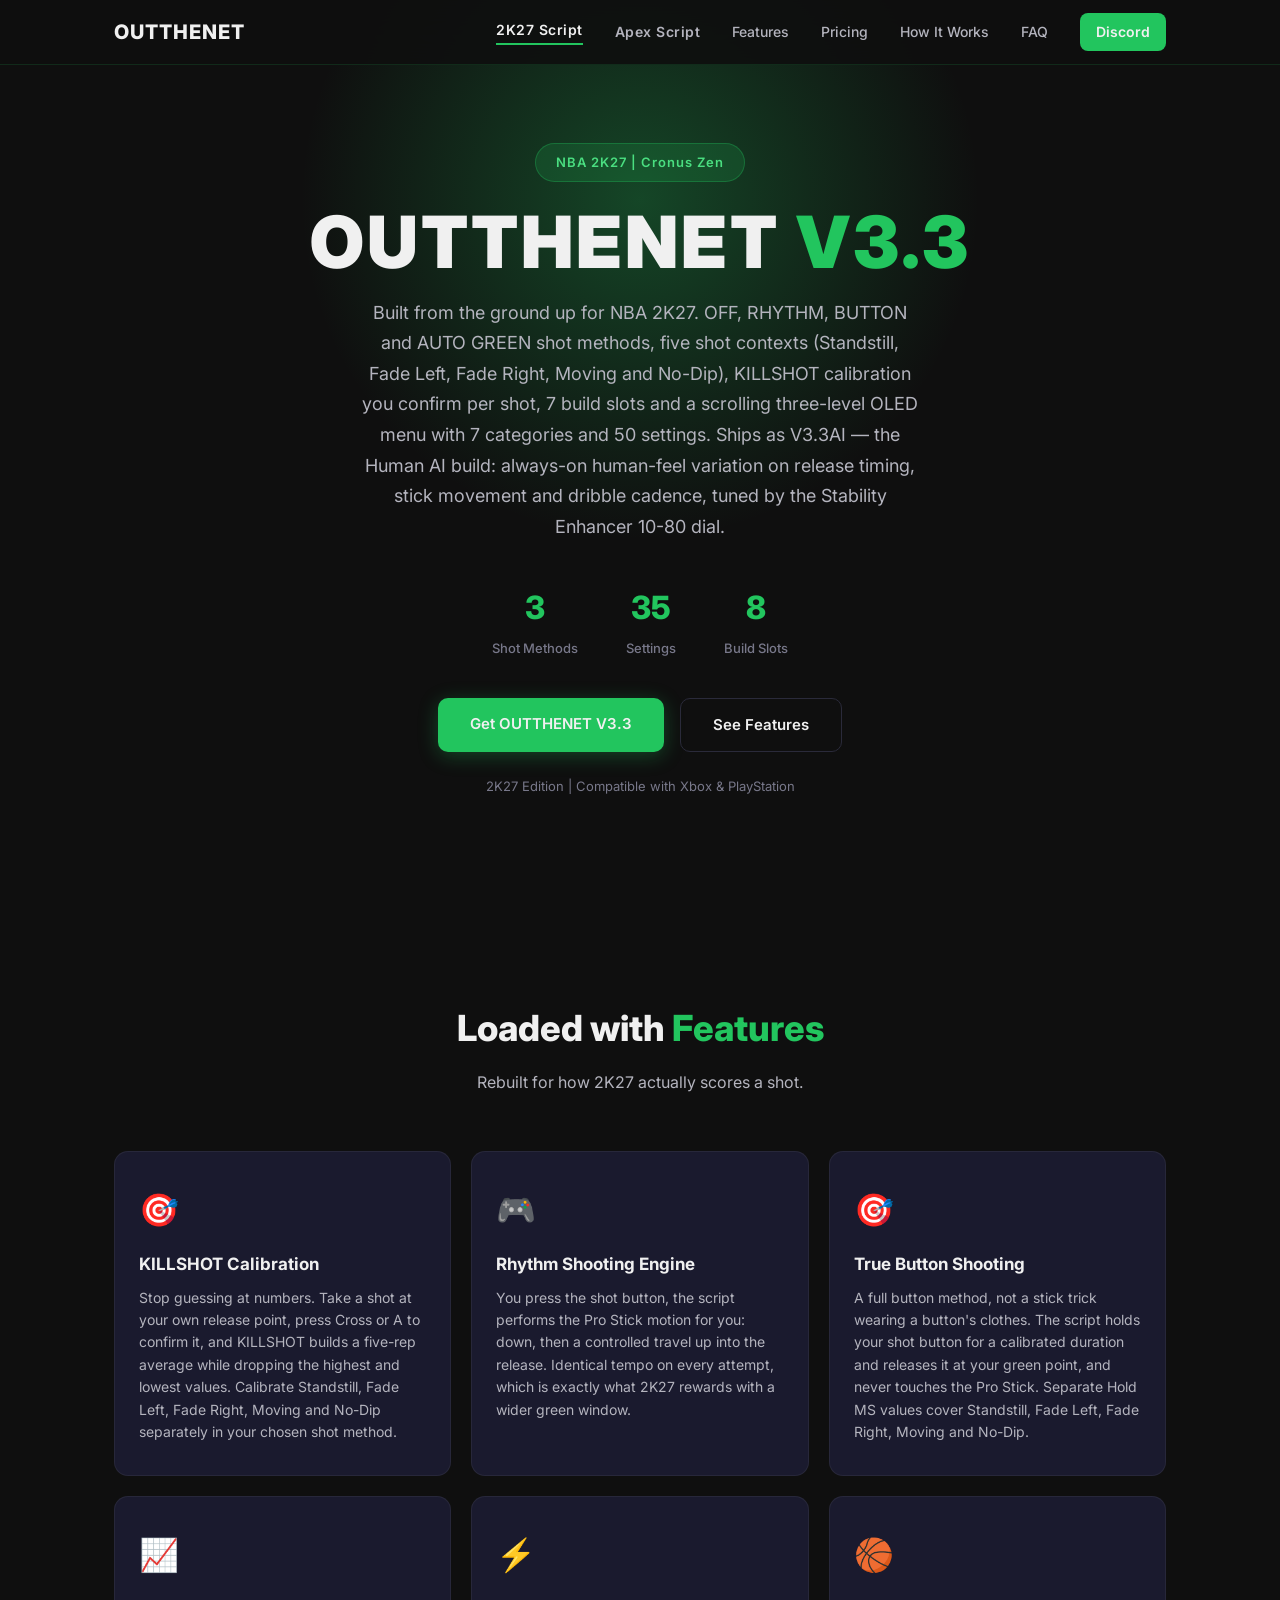
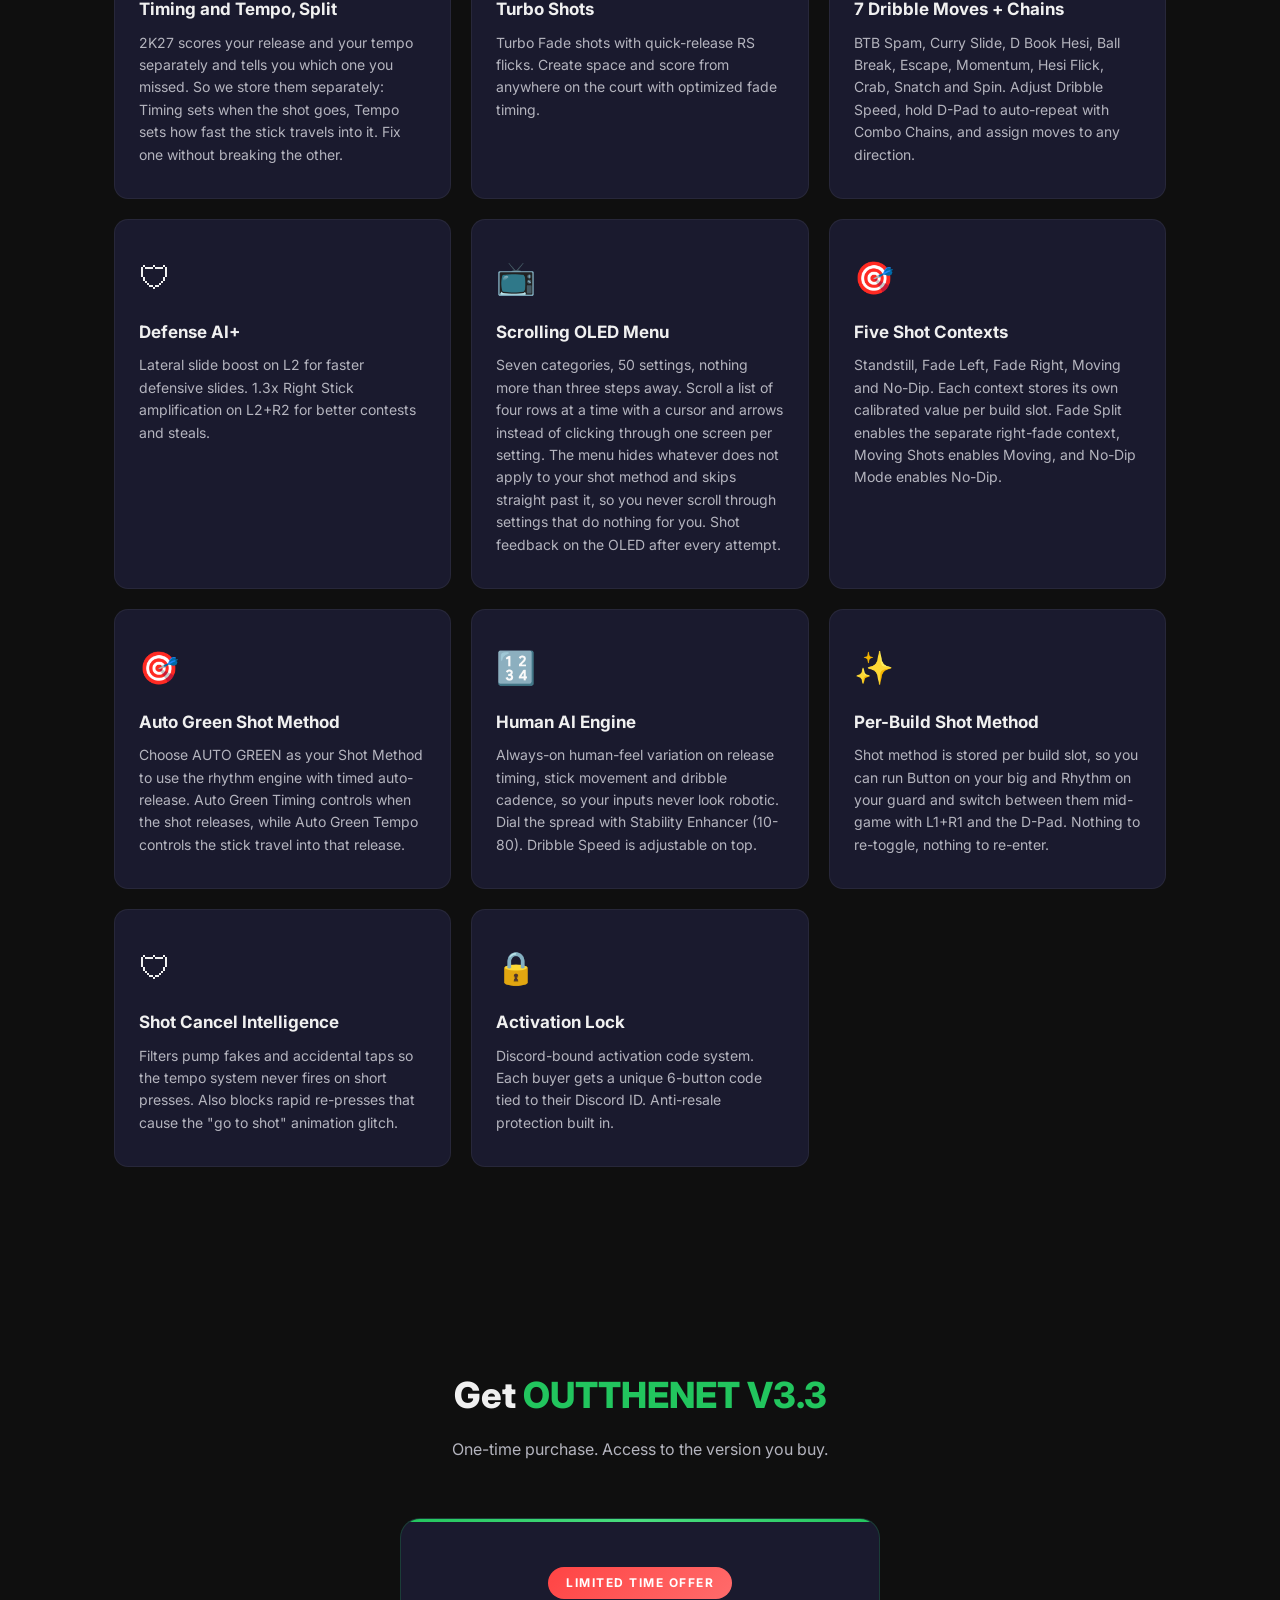
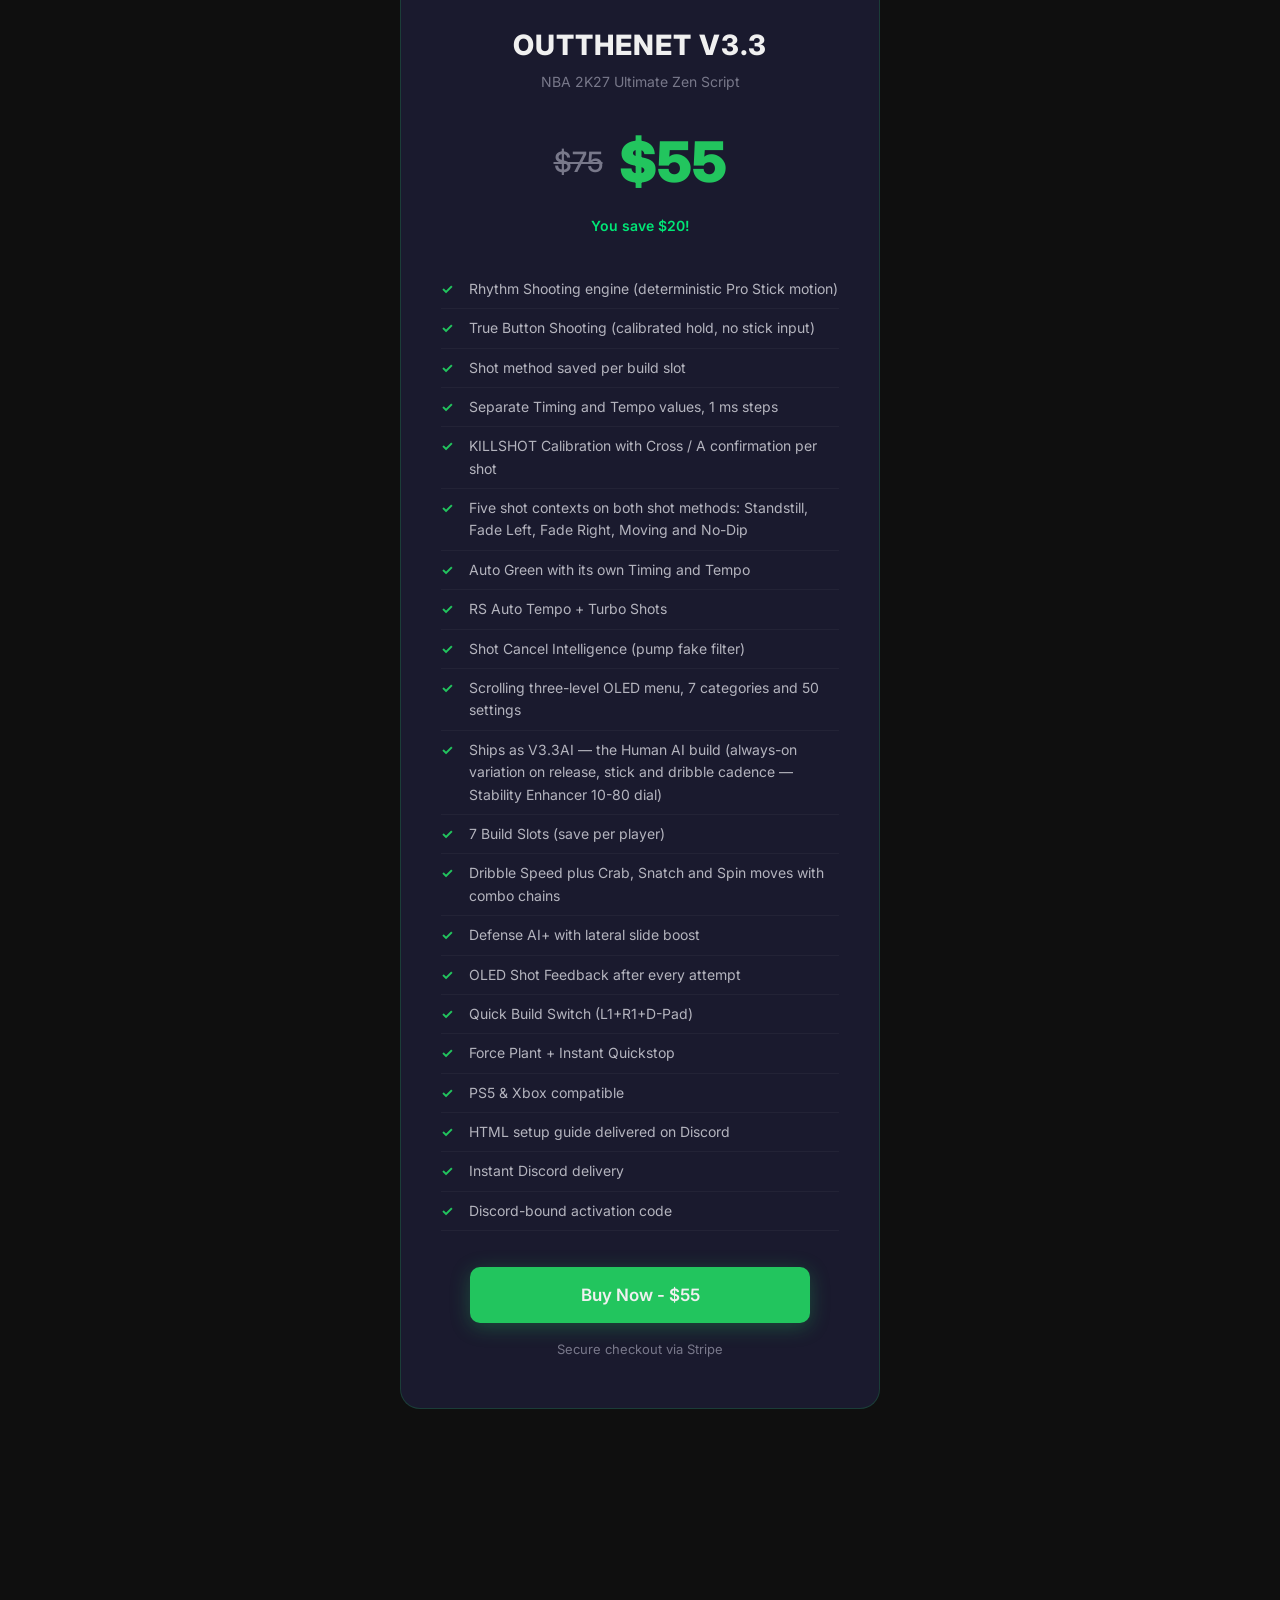
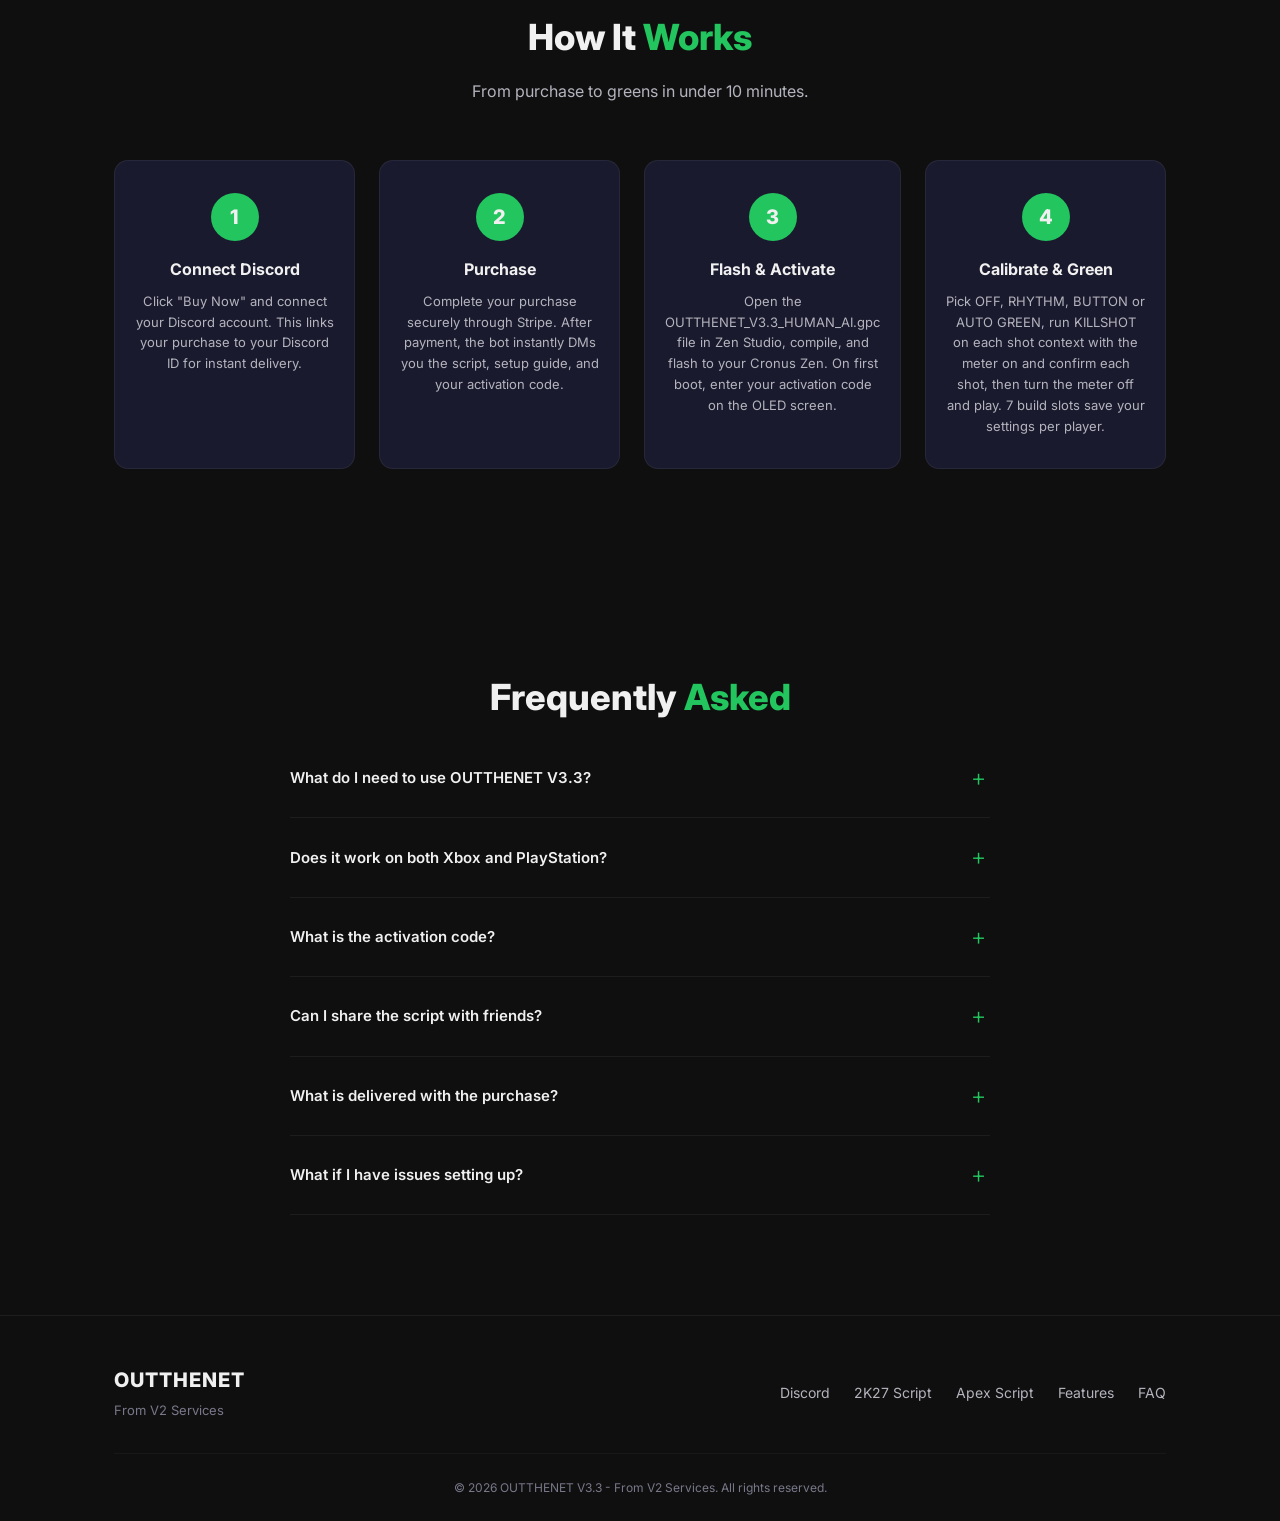
<file: index.html>
<!DOCTYPE html>
<html lang="en">
<head>
    <meta charset="UTF-8">
    <meta name="viewport" content="width=device-width, initial-scale=1.0">
    <title>OUTTHENET V3.3 - NBA 2K27 Ultimate Zen Script</title>
    <link rel="preconnect" href="https://fonts.googleapis.com">
    <link rel="preconnect" href="https://fonts.gstatic.com" crossorigin>
    <link href="https://fonts.googleapis.com/css2?family=Inter:wght@300;400;500;600;700;800;900&display=swap" rel="stylesheet">
    <link rel="stylesheet" href="style.css">
</head>
<body>
    <!-- Nav -->
    <nav class="navbar">
        <div class="nav-container">
            <a href="index.html" class="nav-logo" style="text-decoration:none;color:inherit;">OUTTHENET</a>
            <div class="nav-links">
                <a href="index.html" class="nav-product-link nav-active">2K27 Script</a>
                <a href="apex.html" class="nav-product-link">Apex Script</a>
                <a href="#features">Features</a>
                <a href="#pricing">Pricing</a>
                <a href="#how-it-works">How It Works</a>
                <a href="#faq">FAQ</a>
                <a href="https://discord.gg/yZKKEfKaQA" target="_blank" class="nav-discord">Discord</a>
            </div>
            <button class="mobile-menu-btn" onclick="toggleMobile()">
                <span></span><span></span><span></span>
            </button>
        </div>
        <div class="mobile-menu" id="mobileMenu">
            <a href="index.html" onclick="toggleMobile()">2K27 Script</a>
            <a href="apex.html" onclick="toggleMobile()">Apex Script</a>
            <a href="#features" onclick="toggleMobile()">Features</a>
            <a href="#pricing" onclick="toggleMobile()">Pricing</a>
            <a href="#how-it-works" onclick="toggleMobile()">How It Works</a>
            <a href="#faq" onclick="toggleMobile()">FAQ</a>
            <a href="https://discord.gg/yZKKEfKaQA" target="_blank">Discord</a>
        </div>
    </nav>

    <!-- Hero -->
    <section class="hero">
        <div class="hero-glow"></div>
        <div class="hero-content">
            <div class="hero-badge">NBA 2K27 | Cronus Zen</div>
            <h1>OUTTHENET <span class="blue">V3.3</span></h1>
            <p class="hero-subtitle">Built from the ground up for NBA 2K27. OFF, RHYTHM, BUTTON and AUTO GREEN shot methods, five shot contexts (Standstill, Fade Left, Fade Right, Moving and No-Dip), KILLSHOT calibration you confirm per shot, 7 build slots and a scrolling three-level OLED menu with 7 categories and 50 settings. Ships as V3.3AI — the Human AI build: always-on human-feel variation on release timing, stick movement and dribble cadence, tuned by the Stability Enhancer 10-80 dial.</p>
            <div class="hero-stats">
                <div class="stat">
                    <span class="stat-number">3</span>
                    <span class="stat-label">Shot Methods</span>
                </div>
                <div class="stat">
                    <span class="stat-number">35</span>
                    <span class="stat-label">Settings</span>
                </div>
                <div class="stat">
                    <span class="stat-number">8</span>
                    <span class="stat-label">Build Slots</span>
                </div>
            </div>
            <div class="hero-buttons">
                <a href="#pricing" class="btn btn-primary">Get OUTTHENET V3.3</a>
                <a href="#features" class="btn btn-outline">See Features</a>
            </div>
            <p class="hero-compat">2K27 Edition | Compatible with Xbox &amp; PlayStation</p>
        </div>
    </section>

    <!-- Features -->
    <section class="features" id="features">
        <div class="container">
            <h2 class="section-title">Loaded with <span class="blue">Features</span></h2>
            <p class="section-subtitle">Rebuilt for how 2K27 actually scores a shot.</p>
            <div class="features-grid">
                <div class="feature-card">
                    <div class="feature-icon">&#127919;</div>
                    <h3>KILLSHOT Calibration</h3>
                    <p>Stop guessing at numbers. Take a shot at your own release point, press Cross or A to confirm it, and KILLSHOT builds a five-rep average while dropping the highest and lowest values. Calibrate Standstill, Fade Left, Fade Right, Moving and No-Dip separately in your chosen shot method.</p>
                </div>
                <div class="feature-card">
                    <div class="feature-icon">&#127918;</div>
                    <h3>Rhythm Shooting Engine</h3>
                    <p>You press the shot button, the script performs the Pro Stick motion for you: down, then a controlled travel up into the release. Identical tempo on every attempt, which is exactly what 2K27 rewards with a wider green window.</p>
                </div>
                <div class="feature-card">
                    <div class="feature-icon">&#127919;</div>
                    <h3>True Button Shooting</h3>
                    <p>A full button method, not a stick trick wearing a button's clothes. The script holds your shot button for a calibrated duration and releases it at your green point, and never touches the Pro Stick. Separate Hold MS values cover Standstill, Fade Left, Fade Right, Moving and No-Dip.</p>
                </div>
                <div class="feature-card">
                    <div class="feature-icon">&#128200;</div>
                    <h3>Timing and Tempo, Split</h3>
                    <p>2K27 scores your release and your tempo separately and tells you which one you missed. So we store them separately: Timing sets when the shot goes, Tempo sets how fast the stick travels into it. Fix one without breaking the other.</p>
                </div>
                <div class="feature-card">
                    <div class="feature-icon">&#9889;</div>
                    <h3>Turbo Shots</h3>
                    <p>Turbo Fade shots with quick-release RS flicks. Create space and score from anywhere on the court with optimized fade timing.</p>
                </div>
                <div class="feature-card">
                    <div class="feature-icon">&#127936;</div>
                    <h3>7 Dribble Moves + Chains</h3>
                    <p>BTB Spam, Curry Slide, D Book Hesi, Ball Break, Escape, Momentum, Hesi Flick, Crab, Snatch and Spin. Adjust Dribble Speed, hold D-Pad to auto-repeat with Combo Chains, and assign moves to any direction.</p>
                </div>
                <div class="feature-card">
                    <div class="feature-icon">&#128737;</div>
                    <h3>Defense AI+</h3>
                    <p>Lateral slide boost on L2 for faster defensive slides. 1.3x Right Stick amplification on L2+R2 for better contests and steals.</p>
                </div>
                <div class="feature-card">
                    <div class="feature-icon">&#128250;</div>
                    <h3>Scrolling OLED Menu</h3>
                    <p>Seven categories, 50 settings, nothing more than three steps away. Scroll a list of four rows at a time with a cursor and arrows instead of clicking through one screen per setting. The menu hides whatever does not apply to your shot method and skips straight past it, so you never scroll through settings that do nothing for you. Shot feedback on the OLED after every attempt.</p>
                </div>
                <div class="feature-card">
                    <div class="feature-icon">&#127919;</div>
                    <h3>Five Shot Contexts</h3>
                    <p>Standstill, Fade Left, Fade Right, Moving and No-Dip. Each context stores its own calibrated value per build slot. Fade Split enables the separate right-fade context, Moving Shots enables Moving, and No-Dip Mode enables No-Dip.</p>
                </div>
                <div class="feature-card">
                    <div class="feature-icon">&#127919;</div>
                    <h3>Auto Green Shot Method</h3>
                    <p>Choose AUTO GREEN as your Shot Method to use the rhythm engine with timed auto-release. Auto Green Timing controls when the shot releases, while Auto Green Tempo controls the stick travel into that release.</p>
                </div>
                <div class="feature-card">
                    <div class="feature-icon">&#128290;</div>
                    <h3>Human AI Engine</h3>
                    <p>Always-on human-feel variation on release timing, stick movement and dribble cadence, so your inputs never look robotic. Dial the spread with Stability Enhancer (10-80). Dribble Speed is adjustable on top.</p>
                </div>
                <div class="feature-card">
                    <div class="feature-icon">&#10024;</div>
                    <h3>Per-Build Shot Method</h3>
                    <p>Shot method is stored per build slot, so you can run Button on your big and Rhythm on your guard and switch between them mid-game with L1+R1 and the D-Pad. Nothing to re-toggle, nothing to re-enter.</p>
                </div>
                <div class="feature-card">
                    <div class="feature-icon">&#128737;</div>
                    <h3>Shot Cancel Intelligence</h3>
                    <p>Filters pump fakes and accidental taps so the tempo system never fires on short presses. Also blocks rapid re-presses that cause the "go to shot" animation glitch.</p>
                </div>
                <div class="feature-card">
                    <div class="feature-icon">&#128274;</div>
                    <h3>Activation Lock</h3>
                    <p>Discord-bound activation code system. Each buyer gets a unique 6-button code tied to their Discord ID. Anti-resale protection built in.</p>
                </div>
            </div>
        </div>
    </section>

    <!-- Pricing -->
    <section class="pricing" id="pricing">
        <div class="container">
            <h2 class="section-title">Get <span class="blue">OUTTHENET V3.3</span></h2>
            <p class="section-subtitle">One-time purchase. Access to the version you buy.</p>
            <div class="pricing-card">
                <div class="pricing-badge">LIMITED TIME OFFER</div>
                <div class="pricing-name">OUTTHENET V3.3</div>
                <div class="pricing-tagline">NBA 2K27 Ultimate Zen Script</div>
                <div class="pricing-price">
                    <span class="original-price">$75</span>
                    <span class="current-price">$55</span>
                </div>
                <div class="pricing-save">You save $20!</div>
                <ul class="pricing-features">
                    <li>Rhythm Shooting engine (deterministic Pro Stick motion)</li>
                    <li>True Button Shooting (calibrated hold, no stick input)</li>
                    <li>Shot method saved per build slot</li>
                    <li>Separate Timing and Tempo values, 1 ms steps</li>
                    <li>KILLSHOT Calibration with Cross / A confirmation per shot</li>
                    <li>Five shot contexts on both shot methods: Standstill, Fade Left, Fade Right, Moving and No-Dip</li>
                    <li>Auto Green with its own Timing and Tempo</li>
                    <li>RS Auto Tempo + Turbo Shots</li>
                    <li>Shot Cancel Intelligence (pump fake filter)</li>
                    <li>Scrolling three-level OLED menu, 7 categories and 50 settings</li>
                    <li>Ships as V3.3AI — the Human AI build (always-on variation on release, stick and dribble cadence — Stability Enhancer 10-80 dial)</li>
                    <li>7 Build Slots (save per player)</li>
                    <li>Dribble Speed plus Crab, Snatch and Spin moves with combo chains</li>
                    <li>Defense AI+ with lateral slide boost</li>
                    <li>OLED Shot Feedback after every attempt</li>
                    <li>Quick Build Switch (L1+R1+D-Pad)</li>
                    <li>Force Plant + Instant Quickstop</li>
                    <li>PS5 &amp; Xbox compatible</li>
                    <li>HTML setup guide delivered on Discord</li>
                    <li>Instant Discord delivery</li>
                    <li>Discord-bound activation code</li>
                </ul>
                <button class="btn btn-primary btn-large" id="buyButton" onclick="handleBuy()">
                    Buy Now - $55
                </button>
                <p class="pricing-note">Secure checkout via Stripe</p>
            </div>
        </div>
    </section>

    <!-- How It Works -->
    <section class="how-it-works" id="how-it-works">
        <div class="container">
            <h2 class="section-title">How It <span class="blue">Works</span></h2>
            <p class="section-subtitle">From purchase to greens in under 10 minutes.</p>
            <div class="steps">
                <div class="step">
                    <div class="step-number">1</div>
                    <h3>Connect Discord</h3>
                    <p>Click "Buy Now" and connect your Discord account. This links your purchase to your Discord ID for instant delivery.</p>
                </div>
                <div class="step">
                    <div class="step-number">2</div>
                    <h3>Purchase</h3>
                    <p>Complete your purchase securely through Stripe. After payment, the bot instantly DMs you the script, setup guide, and your activation code.</p>
                </div>
                <div class="step">
                    <div class="step-number">3</div>
                    <h3>Flash &amp; Activate</h3>
                    <p>Open the OUTTHENET_V3.3_HUMAN_AI.gpc file in Zen Studio, compile, and flash to your Cronus Zen. On first boot, enter your activation code on the OLED screen.</p>
                </div>
                <div class="step">
                    <div class="step-number">4</div>
                    <h3>Calibrate & Green</h3>
                        <p>Pick OFF, RHYTHM, BUTTON or AUTO GREEN, run KILLSHOT on each shot context with the meter on and confirm each shot, then turn the meter off and play. 7 build slots save your settings per player.</p>
                </div>
            </div>
        </div>
    </section>

    <!-- FAQ -->
    <section class="faq" id="faq">
        <div class="container">
            <h2 class="section-title">Frequently <span class="blue">Asked</span></h2>
            <div class="faq-list">
                <div class="faq-item" onclick="toggleFaq(this)">
                    <div class="faq-question">
                        <span>What do I need to use OUTTHENET V3.3?</span>
                        <span class="faq-arrow">+</span>
                    </div>
                    <div class="faq-answer">
                        <p>You need a Cronus Zen device, a USB cable, Zen Studio software (free), and an Xbox or PlayStation controller and console. A Discord account is required for your activation code.</p>
                    </div>
                </div>
                <div class="faq-item" onclick="toggleFaq(this)">
                    <div class="faq-question">
                        <span>Does it work on both Xbox and PlayStation?</span>
                        <span class="faq-arrow">+</span>
                    </div>
                    <div class="faq-answer">
                        <p>Yes! The script supports PS5 and Xbox, auto-detects your console, and adjusts button labels on the OLED automatically. All features work identically on both platforms.</p>
                    </div>
                </div>
                <div class="faq-item" onclick="toggleFaq(this)">
                    <div class="faq-question">
                        <span>What is the activation code?</span>
                        <span class="faq-arrow">+</span>
                    </div>
                    <div class="faq-answer">
                        <p>After purchasing, our bot automatically DMs you a unique 6-button code tied to your Discord ID along with the script and setup guide. Enter the code on your Zen's OLED screen once - it saves permanently.</p>
                    </div>
                </div>
                <div class="faq-item" onclick="toggleFaq(this)">
                    <div class="faq-question">
                        <span>Can I share the script with friends?</span>
                        <span class="faq-arrow">+</span>
                    </div>
                    <div class="faq-answer">
                        <p>Each copy requires a unique activation code generated from a Discord account with the VIP role. Your friends would need to purchase their own copy to receive a code.</p>
                    </div>
                </div>
                <div class="faq-item" onclick="toggleFaq(this)">
                    <div class="faq-question">
                        <span>What is delivered with the purchase?</span>
                        <span class="faq-arrow">+</span>
                    </div>
                    <div class="faq-answer">
                        <p>Your purchase includes the OUTTHENET V3.3 script and the HTML setup guide delivered through Discord. The guide covers activation, the three-level menu, KILLSHOT calibration, five shot contexts, Dribble Speed and the Crab, Snatch and Spin moves.</p>
                    </div>
                </div>
                <div class="faq-item" onclick="toggleFaq(this)">
                    <div class="faq-question">
                        <span>What if I have issues setting up?</span>
                        <span class="faq-arrow">+</span>
                    </div>
                    <div class="faq-answer">
                        <p>An HTML setup guide that opens in any browser is delivered on Discord with your purchase, covering installation, activation, menu navigation, recommended settings, and troubleshooting. You can also get help in our Discord server.</p>
                    </div>
                </div>
            </div>
        </div>
    </section>

    <!-- Footer -->
    <footer class="footer">
        <div class="container">
            <div class="footer-content">
                <div class="footer-brand">
                    <div class="footer-logo">OUTTHENET</div>
                    <p>From V2 Services</p>
                </div>
                <div class="footer-links">
                    <a href="https://discord.gg/yZKKEfKaQA" target="_blank">Discord</a>
                    <a href="index.html">2K27 Script</a>
                    <a href="apex.html">Apex Script</a>
                    <a href="#features">Features</a>
                    <a href="#faq">FAQ</a>
                </div>
            </div>
            <div class="footer-bottom">
                <p>&copy; 2026 OUTTHENET V3.3 - From V2 Services. All rights reserved.</p>
            </div>
        </div>
    </footer>

    <script>window.OUTTHENET_DELIVERY_URL = 'https://outthenetvision-production.up.railway.app';</script>
    <script src="script.js"></script>
</body>
</html>
</file>
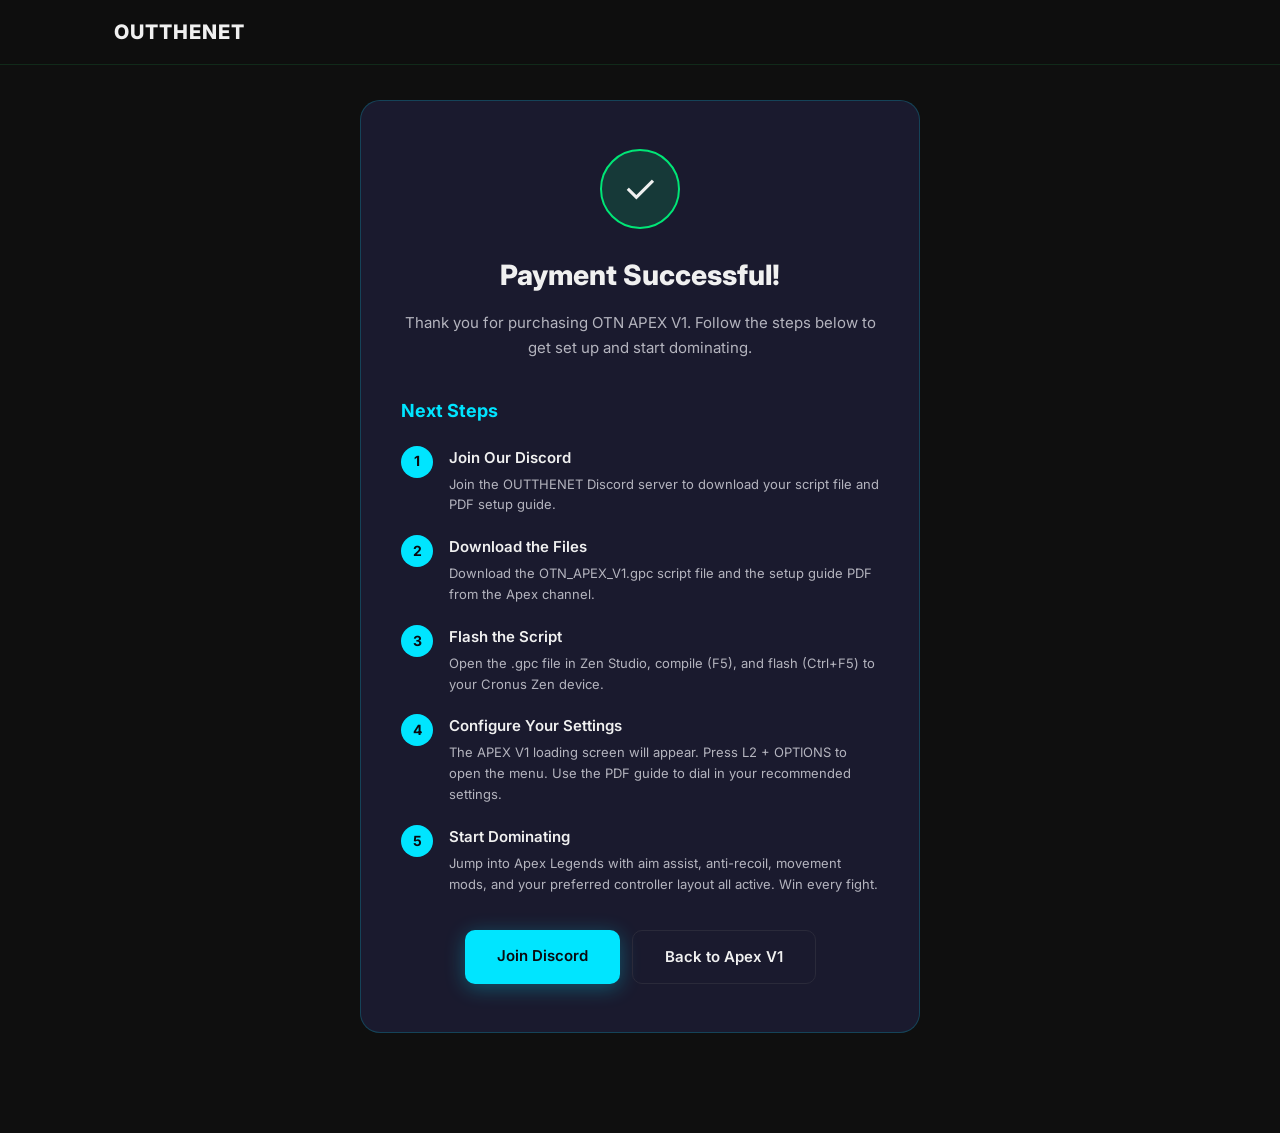
<file: apex-success.html>
<!DOCTYPE html>
<html lang="en">
<head>
    <meta charset="UTF-8">
    <meta name="viewport" content="width=device-width, initial-scale=1.0">
    <title>Purchase Successful - OTN APEX V1</title>
    <link rel="preconnect" href="https://fonts.googleapis.com">
    <link rel="preconnect" href="https://fonts.gstatic.com" crossorigin>
    <link href="https://fonts.googleapis.com/css2?family=Inter:wght@300;400;500;600;700;800;900&display=swap" rel="stylesheet">
    <link rel="stylesheet" href="style.css">
    <style>
        .success-page {
            min-height: 100vh;
            display: flex;
            align-items: center;
            justify-content: center;
            text-align: center;
            padding: 100px 24px;
        }
        .success-card {
            max-width: 560px;
            background: var(--bg-card);
            border: 1px solid rgba(0, 229, 255, 0.2);
            border-radius: 20px;
            padding: 48px 40px;
        }
        .success-icon {
            width: 80px;
            height: 80px;
            background: rgba(0, 230, 118, 0.15);
            border: 2px solid #00e676;
            border-radius: 50%;
            display: flex;
            align-items: center;
            justify-content: center;
            font-size: 40px;
            margin: 0 auto 24px;
        }
        .success-card h1 {
            font-size: 28px;
            font-weight: 800;
            margin-bottom: 12px;
        }
        .success-card .subtitle {
            color: var(--gray);
            font-size: 15px;
            margin-bottom: 36px;
            line-height: 1.7;
        }
        .next-steps {
            text-align: left;
            margin-bottom: 36px;
        }
        .next-steps h2 {
            font-size: 18px;
            font-weight: 700;
            margin-bottom: 20px;
            color: #00e5ff;
        }
        .next-step {
            display: flex;
            gap: 16px;
            margin-bottom: 20px;
        }
        .next-step-num {
            flex-shrink: 0;
            width: 32px;
            height: 32px;
            background: #00e5ff;
            color: #0a0a0f;
            border-radius: 50%;
            display: flex;
            align-items: center;
            justify-content: center;
            font-size: 14px;
            font-weight: 700;
        }
        .next-step-content h3 {
            font-size: 15px;
            font-weight: 600;
            margin-bottom: 4px;
        }
        .next-step-content p {
            font-size: 13px;
            color: var(--gray);
            line-height: 1.6;
        }
        .success-buttons {
            display: flex;
            gap: 12px;
            justify-content: center;
            flex-wrap: wrap;
        }
    </style>
</head>
<body>
    <nav class="navbar">
        <div class="nav-container">
            <a href="index.html" class="nav-logo" style="text-decoration:none;color:inherit;">OUTTHENET</a>
        </div>
    </nav>

    <section class="success-page">
        <div class="success-card">
            <div class="success-icon">&#10003;</div>
            <h1>Payment Successful!</h1>
            <p class="subtitle">Thank you for purchasing OTN APEX V1. Follow the steps below to get set up and start dominating.</p>

            <div class="next-steps">
                <h2>Next Steps</h2>
                <div class="next-step">
                    <div class="next-step-num">1</div>
                    <div class="next-step-content">
                        <h3>Join Our Discord</h3>
                        <p>Join the OUTTHENET Discord server to download your script file and PDF setup guide.</p>
                    </div>
                </div>
                <div class="next-step">
                    <div class="next-step-num">2</div>
                    <div class="next-step-content">
                        <h3>Download the Files</h3>
                        <p>Download the OTN_APEX_V1.gpc script file and the setup guide PDF from the Apex channel.</p>
                    </div>
                </div>
                <div class="next-step">
                    <div class="next-step-num">3</div>
                    <div class="next-step-content">
                        <h3>Flash the Script</h3>
                        <p>Open the .gpc file in Zen Studio, compile (F5), and flash (Ctrl+F5) to your Cronus Zen device.</p>
                    </div>
                </div>
                <div class="next-step">
                    <div class="next-step-num">4</div>
                    <div class="next-step-content">
                        <h3>Configure Your Settings</h3>
                        <p>The APEX V1 loading screen will appear. Press L2 + OPTIONS to open the menu. Use the PDF guide to dial in your recommended settings.</p>
                    </div>
                </div>
                <div class="next-step">
                    <div class="next-step-num">5</div>
                    <div class="next-step-content">
                        <h3>Start Dominating</h3>
                        <p>Jump into Apex Legends with aim assist, anti-recoil, movement mods, and your preferred controller layout all active. Win every fight.</p>
                    </div>
                </div>
            </div>

            <div class="success-buttons">
                <a href="https://discord.gg/yZKKEfKaQA" target="_blank" class="btn btn-cyan">Join Discord</a>
                <a href="apex.html" class="btn btn-outline">Back to Apex V1</a>
            </div>
        </div>
    </section>
</body>
</html>
</file>
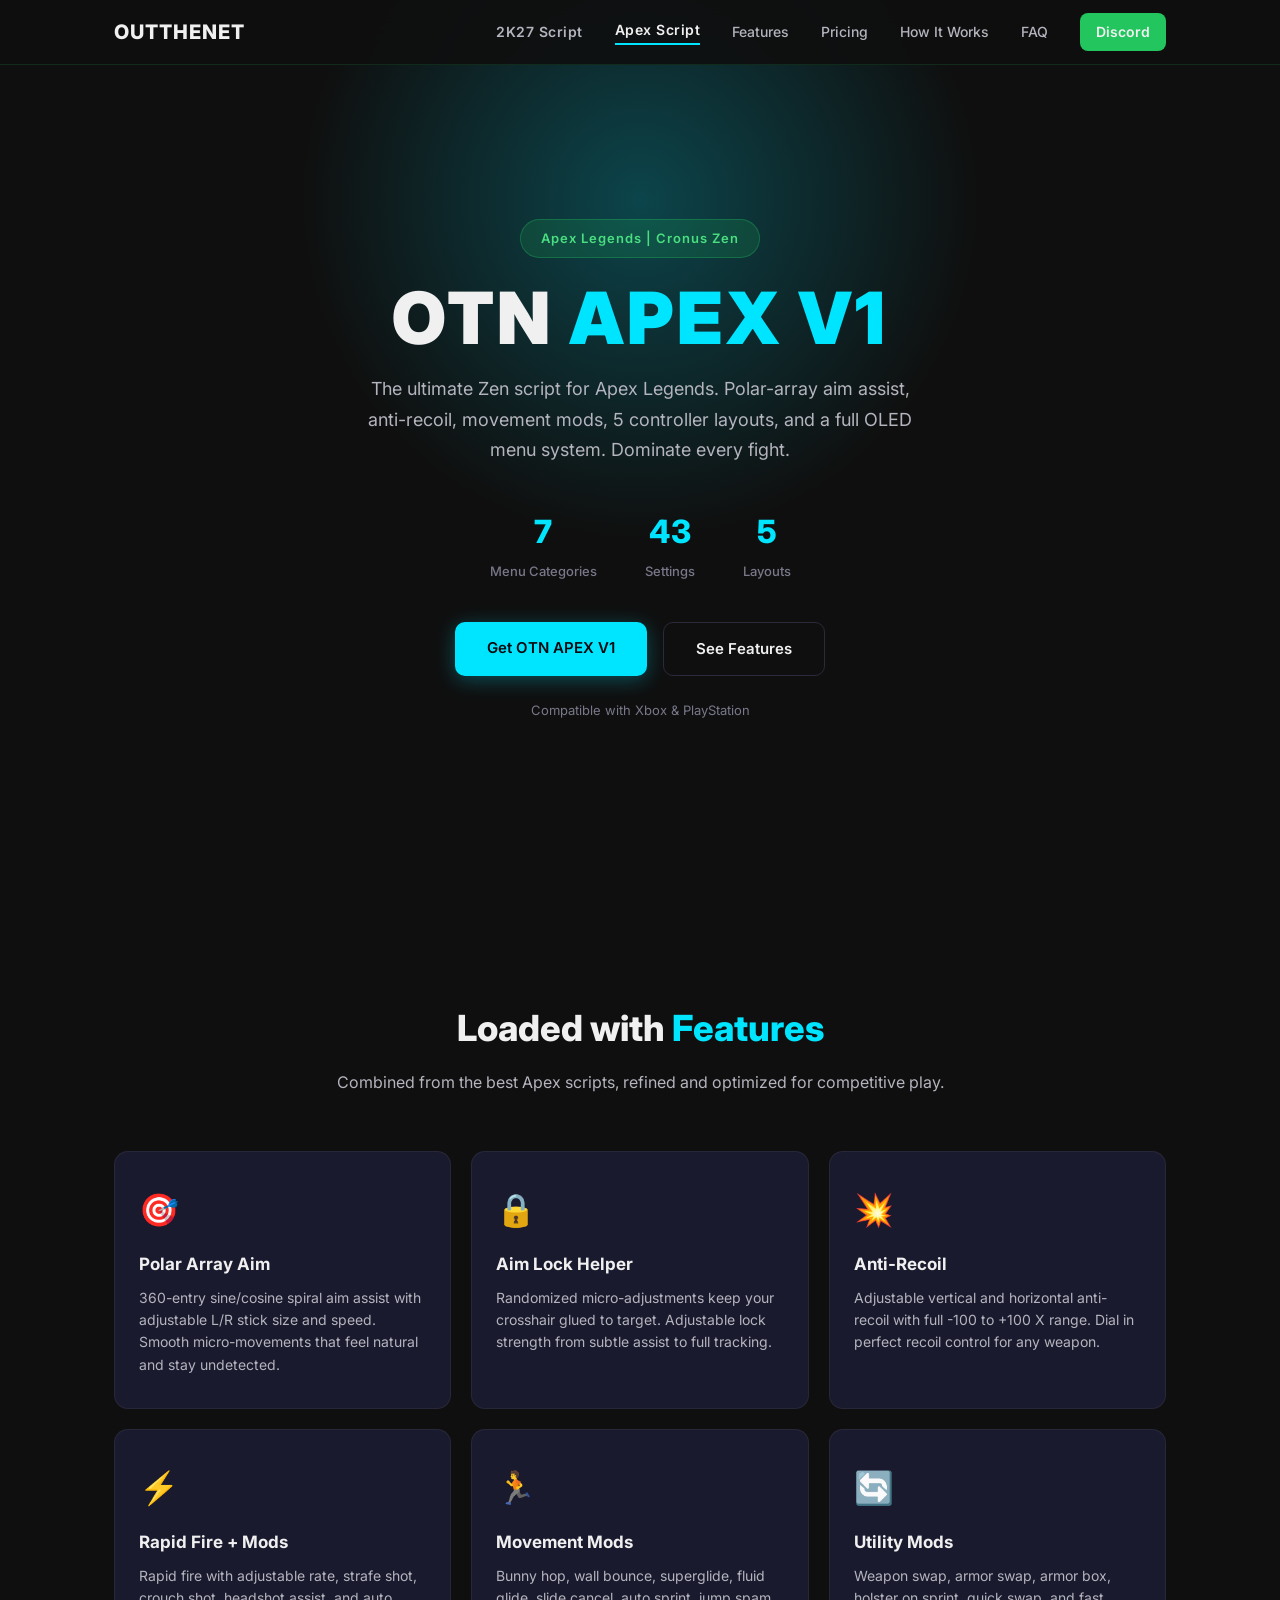
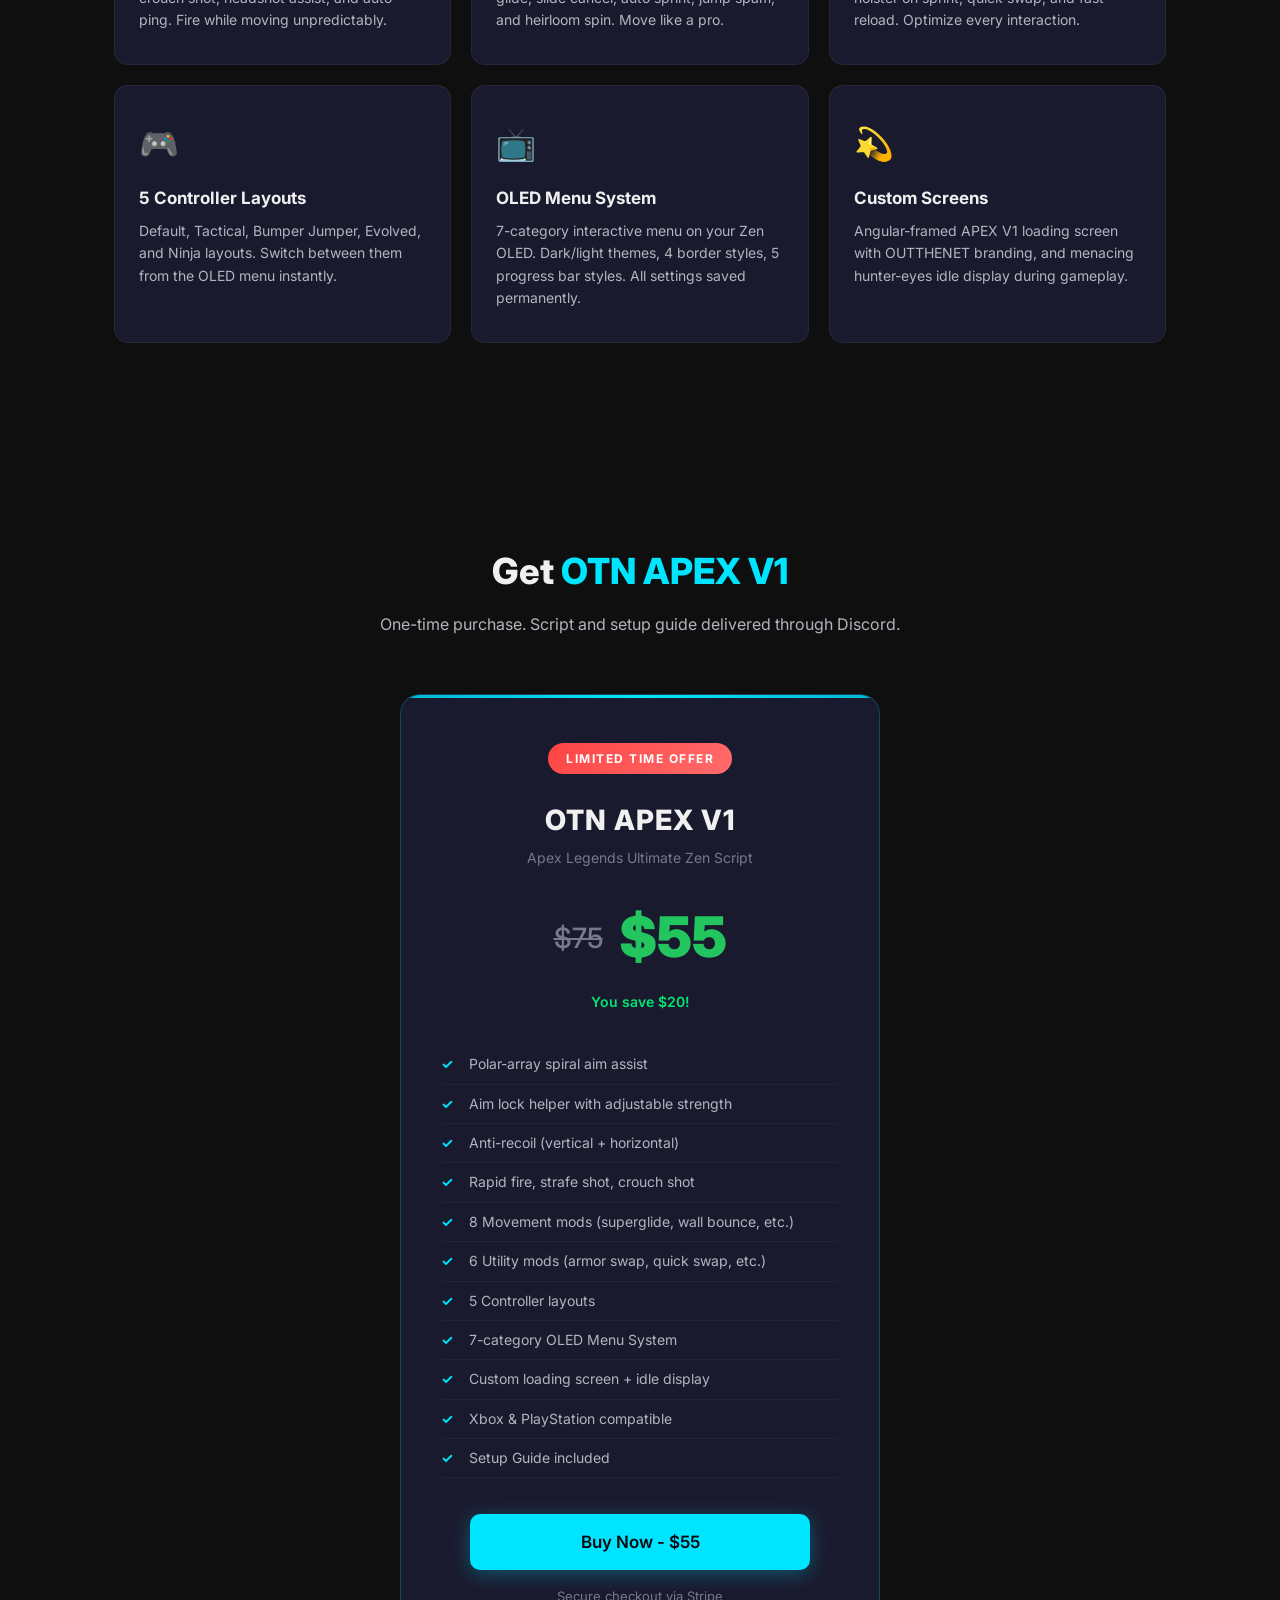
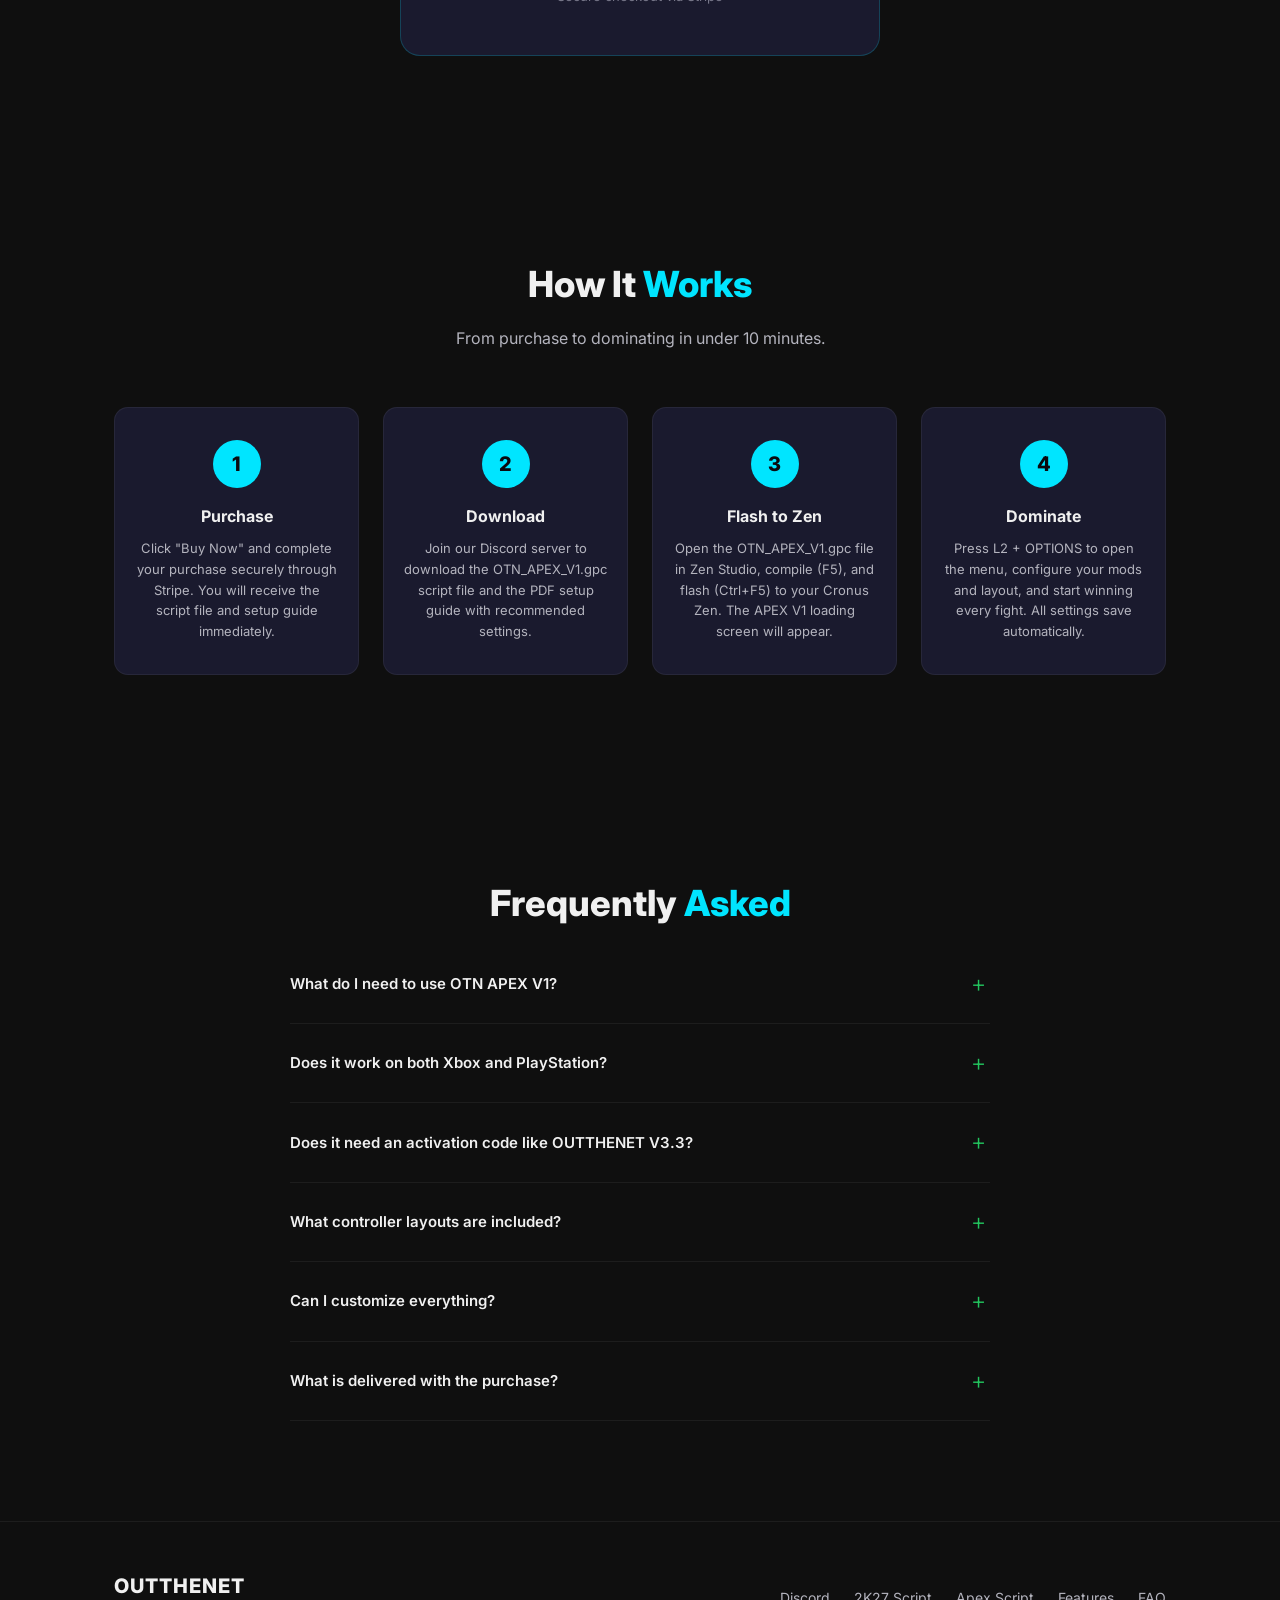
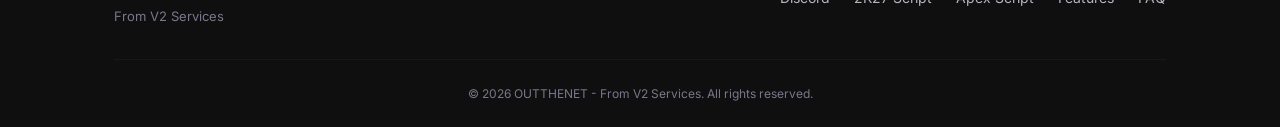
<file: apex.html>
<!DOCTYPE html>
<html lang="en">
<head>
    <meta charset="UTF-8">
    <meta name="viewport" content="width=device-width, initial-scale=1.0">
    <title>OTN APEX V1 - Ultimate Apex Legends Zen Script</title>
    <link rel="preconnect" href="https://fonts.googleapis.com">
    <link rel="preconnect" href="https://fonts.gstatic.com" crossorigin>
    <link href="https://fonts.googleapis.com/css2?family=Inter:wght@300;400;500;600;700;800;900&display=swap" rel="stylesheet">
    <link rel="stylesheet" href="style.css">
</head>
<body class="apex-page">
    <!-- Nav -->
    <nav class="navbar">
        <div class="nav-container">
            <a href="index.html" class="nav-logo" style="text-decoration:none;color:inherit;">OUTTHENET</a>
            <div class="nav-links">
                <a href="index.html" class="nav-product-link">2K27 Script</a>
                <a href="apex.html" class="nav-product-link nav-active">Apex Script</a>
                <a href="#features">Features</a>
                <a href="#pricing">Pricing</a>
                <a href="#how-it-works">How It Works</a>
                <a href="#faq">FAQ</a>
                <a href="https://discord.gg/yZKKEfKaQA" target="_blank" class="nav-discord">Discord</a>
            </div>
            <button class="mobile-menu-btn" onclick="toggleMobile()">
                <span></span><span></span><span></span>
            </button>
        </div>
        <div class="mobile-menu" id="mobileMenu">
            <a href="index.html" onclick="toggleMobile()">2K27 Script</a>
            <a href="apex.html" onclick="toggleMobile()">Apex Script</a>
            <a href="#features" onclick="toggleMobile()">Features</a>
            <a href="#pricing" onclick="toggleMobile()">Pricing</a>
            <a href="#how-it-works" onclick="toggleMobile()">How It Works</a>
            <a href="#faq" onclick="toggleMobile()">FAQ</a>
            <a href="https://discord.gg/yZKKEfKaQA" target="_blank">Discord</a>
        </div>
    </nav>

    <!-- Hero -->
    <section class="hero hero-apex">
        <div class="hero-glow hero-glow-cyan"></div>
        <div class="hero-content">
            <div class="hero-badge">Apex Legends | Cronus Zen</div>
            <h1>OTN <span class="cyan">APEX V1</span></h1>
            <p class="hero-subtitle">The ultimate Zen script for Apex Legends. Polar-array aim assist, anti-recoil, movement mods, 5 controller layouts, and a full OLED menu system. Dominate every fight.</p>
            <div class="hero-stats">
                <div class="stat">
                    <span class="stat-number stat-cyan">7</span>
                    <span class="stat-label">Menu Categories</span>
                </div>
                <div class="stat">
                    <span class="stat-number stat-cyan">43</span>
                    <span class="stat-label">Settings</span>
                </div>
                <div class="stat">
                    <span class="stat-number stat-cyan">5</span>
                    <span class="stat-label">Layouts</span>
                </div>
            </div>
            <div class="hero-buttons">
                <a href="#pricing" class="btn btn-cyan">Get OTN APEX V1</a>
                <a href="#features" class="btn btn-outline">See Features</a>
            </div>
            <p class="hero-compat">Compatible with Xbox & PlayStation</p>
        </div>
    </section>

    <!-- Features -->
    <section class="features" id="features">
        <div class="container">
            <h2 class="section-title">Loaded with <span class="cyan">Features</span></h2>
            <p class="section-subtitle">Combined from the best Apex scripts, refined and optimized for competitive play.</p>
            <div class="features-grid">
                <div class="feature-card feature-card-apex">
                    <div class="feature-icon">&#127919;</div>
                    <h3>Polar Array Aim</h3>
                    <p>360-entry sine/cosine spiral aim assist with adjustable L/R stick size and speed. Smooth micro-movements that feel natural and stay undetected.</p>
                </div>
                <div class="feature-card feature-card-apex">
                    <div class="feature-icon">&#128274;</div>
                    <h3>Aim Lock Helper</h3>
                    <p>Randomized micro-adjustments keep your crosshair glued to target. Adjustable lock strength from subtle assist to full tracking.</p>
                </div>
                <div class="feature-card feature-card-apex">
                    <div class="feature-icon">&#128165;</div>
                    <h3>Anti-Recoil</h3>
                    <p>Adjustable vertical and horizontal anti-recoil with full -100 to +100 X range. Dial in perfect recoil control for any weapon.</p>
                </div>
                <div class="feature-card feature-card-apex">
                    <div class="feature-icon">&#9889;</div>
                    <h3>Rapid Fire + Mods</h3>
                    <p>Rapid fire with adjustable rate, strafe shot, crouch shot, headshot assist, and auto ping. Fire while moving unpredictably.</p>
                </div>
                <div class="feature-card feature-card-apex">
                    <div class="feature-icon">&#127939;</div>
                    <h3>Movement Mods</h3>
                    <p>Bunny hop, wall bounce, superglide, fluid glide, slide cancel, auto sprint, jump spam, and heirloom spin. Move like a pro.</p>
                </div>
                <div class="feature-card feature-card-apex">
                    <div class="feature-icon">&#128260;</div>
                    <h3>Utility Mods</h3>
                    <p>Weapon swap, armor swap, armor box, holster on sprint, quick swap, and fast reload. Optimize every interaction.</p>
                </div>
                <div class="feature-card feature-card-apex">
                    <div class="feature-icon">&#127918;</div>
                    <h3>5 Controller Layouts</h3>
                    <p>Default, Tactical, Bumper Jumper, Evolved, and Ninja layouts. Switch between them from the OLED menu instantly.</p>
                </div>
                <div class="feature-card feature-card-apex">
                    <div class="feature-icon">&#128250;</div>
                    <h3>OLED Menu System</h3>
                    <p>7-category interactive menu on your Zen OLED. Dark/light themes, 4 border styles, 5 progress bar styles. All settings saved permanently.</p>
                </div>
                <div class="feature-card feature-card-apex">
                    <div class="feature-icon">&#128171;</div>
                    <h3>Custom Screens</h3>
                    <p>Angular-framed APEX V1 loading screen with OUTTHENET branding, and menacing hunter-eyes idle display during gameplay.</p>
                </div>
            </div>
        </div>
    </section>

    <!-- Pricing -->
    <section class="pricing" id="pricing">
        <div class="container">
            <h2 class="section-title">Get <span class="cyan">OTN APEX V1</span></h2>
            <p class="section-subtitle">One-time purchase. Script and setup guide delivered through Discord.</p>
            <div class="pricing-card pricing-card-apex">
                <div class="pricing-badge">LIMITED TIME OFFER</div>
                <div class="pricing-name">OTN APEX V1</div>
                <div class="pricing-tagline">Apex Legends Ultimate Zen Script</div>
                <div class="pricing-price">
                    <span class="original-price">$75</span>
                    <span class="current-price price-cyan">$55</span>
                </div>
                <div class="pricing-save">You save $20!</div>
                <ul class="pricing-features">
                    <li>Polar-array spiral aim assist</li>
                    <li>Aim lock helper with adjustable strength</li>
                    <li>Anti-recoil (vertical + horizontal)</li>
                    <li>Rapid fire, strafe shot, crouch shot</li>
                    <li>8 Movement mods (superglide, wall bounce, etc.)</li>
                    <li>6 Utility mods (armor swap, quick swap, etc.)</li>
                    <li>5 Controller layouts</li>
                    <li>7-category OLED Menu System</li>
                    <li>Custom loading screen + idle display</li>
                    <li>Xbox & PlayStation compatible</li>
                    <li>Setup Guide included</li>
                </ul>
                <button class="btn btn-cyan btn-large" id="buyButtonApex" onclick="handleBuyApex()">
                    Buy Now - $55
                </button>
                <p class="pricing-note">Secure checkout via Stripe</p>
            </div>
        </div>
    </section>

    <!-- How It Works -->
    <section class="how-it-works" id="how-it-works">
        <div class="container">
            <h2 class="section-title">How It <span class="cyan">Works</span></h2>
            <p class="section-subtitle">From purchase to dominating in under 10 minutes.</p>
            <div class="steps">
                <div class="step step-apex">
                    <div class="step-number step-number-cyan">1</div>
                    <h3>Purchase</h3>
                    <p>Click "Buy Now" and complete your purchase securely through Stripe. You will receive the script file and setup guide immediately.</p>
                </div>
                <div class="step step-apex">
                    <div class="step-number step-number-cyan">2</div>
                    <h3>Download</h3>
                    <p>Join our Discord server to download the OTN_APEX_V1.gpc script file and the PDF setup guide with recommended settings.</p>
                </div>
                <div class="step step-apex">
                    <div class="step-number step-number-cyan">3</div>
                    <h3>Flash to Zen</h3>
                    <p>Open the OTN_APEX_V1.gpc file in Zen Studio, compile (F5), and flash (Ctrl+F5) to your Cronus Zen. The APEX V1 loading screen will appear.</p>
                </div>
                <div class="step step-apex">
                    <div class="step-number step-number-cyan">4</div>
                    <h3>Dominate</h3>
                    <p>Press L2 + OPTIONS to open the menu, configure your mods and layout, and start winning every fight. All settings save automatically.</p>
                </div>
            </div>
        </div>
    </section>

    <!-- FAQ -->
    <section class="faq" id="faq">
        <div class="container">
            <h2 class="section-title">Frequently <span class="cyan">Asked</span></h2>
            <div class="faq-list">
                <div class="faq-item" onclick="toggleFaq(this)">
                    <div class="faq-question">
                        <span>What do I need to use OTN APEX V1?</span>
                        <span class="faq-arrow faq-arrow-cyan">+</span>
                    </div>
                    <div class="faq-answer">
                        <p>You need a Cronus Zen device, a USB cable, Zen Studio software (free), and an Xbox or PlayStation controller and console. A Discord account is needed to receive the script file.</p>
                    </div>
                </div>
                <div class="faq-item" onclick="toggleFaq(this)">
                    <div class="faq-question">
                        <span>Does it work on both Xbox and PlayStation?</span>
                        <span class="faq-arrow faq-arrow-cyan">+</span>
                    </div>
                    <div class="faq-answer">
                        <p>Yes! The script works on both platforms. All features work identically regardless of console.</p>
                    </div>
                </div>
                <div class="faq-item" onclick="toggleFaq(this)">
                    <div class="faq-question">
                        <span>Does it need an activation code like OUTTHENET V3.3?</span>
                        <span class="faq-arrow faq-arrow-cyan">+</span>
                    </div>
                    <div class="faq-answer">
                        <p>No activation code needed. OTN APEX V1 works immediately after flashing to your Zen. Just compile, flash, and play.</p>
                    </div>
                </div>
                <div class="faq-item" onclick="toggleFaq(this)">
                    <div class="faq-question">
                        <span>What controller layouts are included?</span>
                        <span class="faq-arrow faq-arrow-cyan">+</span>
                    </div>
                    <div class="faq-answer">
                        <p>Five layouts: Default, Tactical (Button Puncher), Bumper Jumper, Evolved, and Ninja. Switch between them instantly from the OLED menu.</p>
                    </div>
                </div>
                <div class="faq-item" onclick="toggleFaq(this)">
                    <div class="faq-question">
                        <span>Can I customize everything?</span>
                        <span class="faq-arrow faq-arrow-cyan">+</span>
                    </div>
                    <div class="faq-answer">
                        <p>Yes! 43 individual settings across 7 categories, all adjustable from the OLED menu on the fly. Anti-recoil values, aim assist strength, movement toggles, theme options, and more. All settings persist across power cycles.</p>
                    </div>
                </div>
                <div class="faq-item" onclick="toggleFaq(this)">
                    <div class="faq-question">
                        <span>What is delivered with the purchase?</span>
                        <span class="faq-arrow faq-arrow-cyan">+</span>
                    </div>
                    <div class="faq-answer">
                        <p>Your purchase includes the OTN APEX V1 script and its setup guide delivered through Discord.</p>
                    </div>
                </div>
            </div>
        </div>
    </section>

    <!-- Footer -->
    <footer class="footer">
        <div class="container">
            <div class="footer-content">
                <div class="footer-brand">
                    <div class="footer-logo">OUTTHENET</div>
                    <p>From V2 Services</p>
                </div>
                <div class="footer-links">
                    <a href="https://discord.gg/yZKKEfKaQA" target="_blank">Discord</a>
                    <a href="index.html">2K27 Script</a>
                    <a href="apex.html">Apex Script</a>
                    <a href="#features">Features</a>
                    <a href="#faq">FAQ</a>
                </div>
            </div>
            <div class="footer-bottom">
                <p>&copy; 2026 OUTTHENET - From V2 Services. All rights reserved.</p>
            </div>
        </div>
    </footer>

    <script src="script.js"></script>
</body>
</html>
</file>
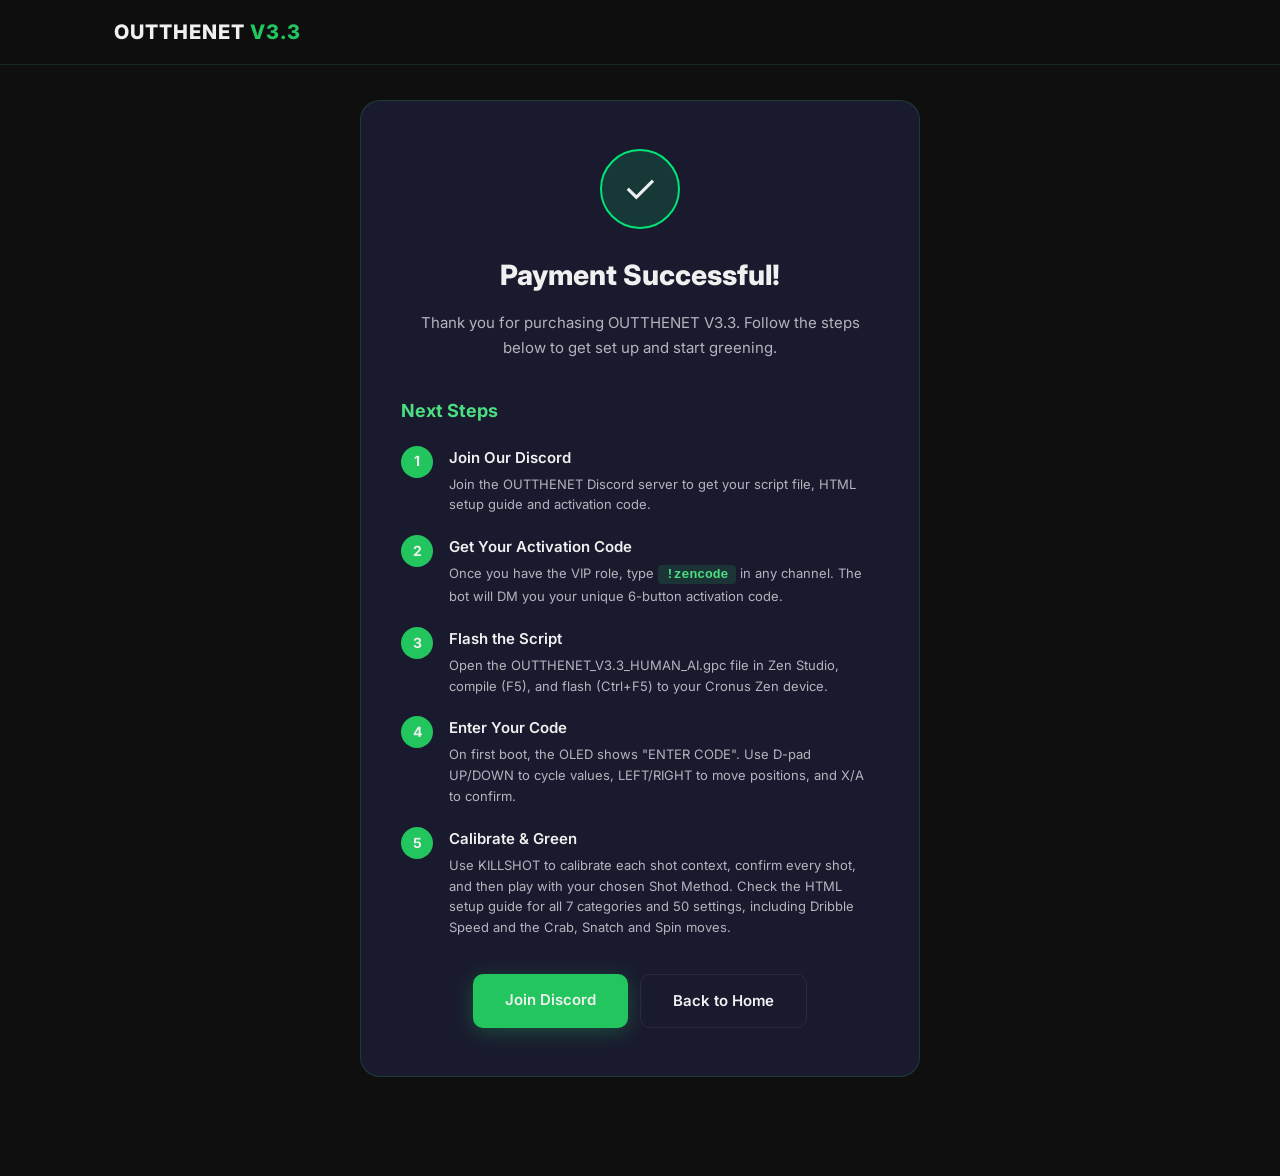
<file: success.html>
<!DOCTYPE html>
<html lang="en">
<head>
    <meta charset="UTF-8">
    <meta name="viewport" content="width=device-width, initial-scale=1.0">
    <title>Purchase Successful - OUTTHENET V3.3</title>
    <link rel="preconnect" href="https://fonts.googleapis.com">
    <link rel="preconnect" href="https://fonts.gstatic.com" crossorigin>
    <link href="https://fonts.googleapis.com/css2?family=Inter:wght@300;400;500;600;700;800;900&display=swap" rel="stylesheet">
    <link rel="stylesheet" href="style.css">
    <style>
        .success-page {
            min-height: 100vh;
            display: flex;
            align-items: center;
            justify-content: center;
            text-align: center;
            padding: 100px 24px;
        }
        .success-card {
            max-width: 560px;
            background: var(--bg-card);
            border: 1px solid rgba(34, 197, 94, 0.2);
            border-radius: 20px;
            padding: 48px 40px;
        }
        .success-icon {
            width: 80px;
            height: 80px;
            background: rgba(0, 230, 118, 0.15);
            border: 2px solid #00e676;
            border-radius: 50%;
            display: flex;
            align-items: center;
            justify-content: center;
            font-size: 40px;
            margin: 0 auto 24px;
        }
        .success-card h1 {
            font-size: 28px;
            font-weight: 800;
            margin-bottom: 12px;
        }
        .success-card .subtitle {
            color: var(--gray);
            font-size: 15px;
            margin-bottom: 36px;
            line-height: 1.7;
        }
        .next-steps {
            text-align: left;
            margin-bottom: 36px;
        }
        .next-steps h2 {
            font-size: 18px;
            font-weight: 700;
            margin-bottom: 20px;
            color: var(--blue-light);
        }
        .next-step {
            display: flex;
            gap: 16px;
            margin-bottom: 20px;
        }
        .next-step-num {
            flex-shrink: 0;
            width: 32px;
            height: 32px;
            background: var(--blue);
            border-radius: 50%;
            display: flex;
            align-items: center;
            justify-content: center;
            font-size: 14px;
            font-weight: 700;
        }
        .next-step-content h3 {
            font-size: 15px;
            font-weight: 600;
            margin-bottom: 4px;
        }
        .next-step-content p {
            font-size: 13px;
            color: var(--gray);
            line-height: 1.6;
        }
        .next-step-content code {
            background: rgba(34, 197, 94, 0.15);
            color: var(--blue-light);
            padding: 2px 8px;
            border-radius: 4px;
            font-size: 13px;
            font-weight: 600;
        }
        .success-buttons {
            display: flex;
            gap: 12px;
            justify-content: center;
            flex-wrap: wrap;
        }
    </style>
</head>
<body>
    <nav class="navbar">
        <div class="nav-container">
            <a href="index.html" class="nav-logo" style="text-decoration:none;color:inherit;">OUTTHENET <span class="v2">V3.3</span></a>
        </div>
    </nav>

    <section class="success-page">
        <div class="success-card">
            <div class="success-icon">&#10003;</div>
            <h1>Payment Successful!</h1>

            <!-- Auto-delivery flow (shown when ?flow=auto) -->
            <div id="autoDeliverySteps" style="display:none;">
                <p class="subtitle">Thank you for purchasing OUTTHENET V3.3. The bot is delivering your script, setup guide, and activation code to your Discord DMs right now.</p>
                <div class="next-steps">
                    <h2>Next Steps</h2>
                    <div class="next-step">
                        <div class="next-step-num">1</div>
                        <div class="next-step-content">
                            <h3>Check Your Discord DMs</h3>
                            <p>The bot just sent you the OUTTHENET_V3.3_HUMAN_AI.gpc script file, setup guide (HTML, opens in any browser), and your unique 6-button activation code via DM. Make sure your DMs are open.</p>
                        </div>
                    </div>
                    <div class="next-step">
                        <div class="next-step-num">2</div>
                        <div class="next-step-content">
                            <h3>Flash the Script</h3>
                            <p>Open the OUTTHENET_V3.3_HUMAN_AI.gpc file in Zen Studio, compile (F5), and flash (Ctrl+F5) to your Cronus Zen device.</p>
                        </div>
                    </div>
                    <div class="next-step">
                        <div class="next-step-num">3</div>
                        <div class="next-step-content">
                            <h3>Enter Your Code</h3>
                            <p>On first boot, the OLED shows "ENTER CODE". Use D-pad UP/DOWN to cycle values, LEFT/RIGHT to move positions, and X/A to confirm.</p>
                        </div>
                    </div>
                    <div class="next-step">
                        <div class="next-step-num">4</div>
                        <div class="next-step-content">
                            <h3>Calibrate & Green</h3>
                            <p>Use KILLSHOT to calibrate each shot context, confirm every shot, and then play with your chosen Shot Method. Check the HTML setup guide for all 7 categories and 50 settings, including Dribble Speed and the Crab, Snatch and Spin moves.</p>
                        </div>
                    </div>
                </div>
            </div>

            <!-- Manual flow (shown by default / direct Stripe purchases) -->
            <div id="manualSteps">
                <p class="subtitle">Thank you for purchasing OUTTHENET V3.3. Follow the steps below to get set up and start greening.</p>
                <div class="next-steps">
                    <h2>Next Steps</h2>
                    <div class="next-step">
                        <div class="next-step-num">1</div>
                        <div class="next-step-content">
                            <h3>Join Our Discord</h3>
                            <p>Join the OUTTHENET Discord server to get your script file, HTML setup guide and activation code.</p>
                        </div>
                    </div>
                    <div class="next-step">
                        <div class="next-step-num">2</div>
                        <div class="next-step-content">
                            <h3>Get Your Activation Code</h3>
                            <p>Once you have the VIP role, type <code>!zencode</code> in any channel. The bot will DM you your unique 6-button activation code.</p>
                        </div>
                    </div>
                    <div class="next-step">
                        <div class="next-step-num">3</div>
                        <div class="next-step-content">
                            <h3>Flash the Script</h3>
                            <p>Open the OUTTHENET_V3.3_HUMAN_AI.gpc file in Zen Studio, compile (F5), and flash (Ctrl+F5) to your Cronus Zen device.</p>
                        </div>
                    </div>
                    <div class="next-step">
                        <div class="next-step-num">4</div>
                        <div class="next-step-content">
                            <h3>Enter Your Code</h3>
                            <p>On first boot, the OLED shows "ENTER CODE". Use D-pad UP/DOWN to cycle values, LEFT/RIGHT to move positions, and X/A to confirm.</p>
                        </div>
                    </div>
                    <div class="next-step">
                        <div class="next-step-num">5</div>
                        <div class="next-step-content">
                            <h3>Calibrate & Green</h3>
                            <p>Use KILLSHOT to calibrate each shot context, confirm every shot, and then play with your chosen Shot Method. Check the HTML setup guide for all 7 categories and 50 settings, including Dribble Speed and the Crab, Snatch and Spin moves.</p>
                        </div>
                    </div>
                </div>
            </div>

            <div class="success-buttons">
                <a href="https://discord.gg/yZKKEfKaQA" target="_blank" class="btn btn-primary">Join Discord</a>
                <a href="index.html" class="btn btn-outline">Back to Home</a>
            </div>

            <script>
                // Show auto-delivery steps if redirected from the bot flow
                if (new URLSearchParams(window.location.search).get('flow') === 'auto') {
                    document.getElementById('autoDeliverySteps').style.display = '';
                    document.getElementById('manualSteps').style.display = 'none';
                }
            </script>
        </div>
    </section>
</body>
</html>
</file>
<file: style.css>
/* === RESET & BASE === */
*, *::before, *::after {
    margin: 0;
    padding: 0;
    box-sizing: border-box;
}

:root {
    --bg: #0f0f0f;
    --bg-card: #1a1a2e;
    --bg-card-hover: #1e1e3a;
    --blue: #22c55e;
    --blue-light: #4ade80;
    --blue-glow: rgba(34, 197, 94, 0.3);
    --white: #f0f0f0;
    --gray: #b4b4be;
    --gray-mid: #78788a;
    --gray-dark: #2a2a3a;
    --green: #00e676;
    --red: #ff4444;
    --font: 'Inter', -apple-system, BlinkMacSystemFont, 'Segoe UI', sans-serif;
}

html {
    scroll-behavior: smooth;
}

body {
    font-family: var(--font);
    background: var(--bg);
    color: var(--white);
    line-height: 1.6;
    overflow-x: hidden;
}

.container {
    max-width: 1100px;
    margin: 0 auto;
    padding: 0 24px;
}

.blue { color: var(--blue); }
.v2 { color: var(--blue); }
.cyan { color: #00e5ff; }

/* === NAVBAR === */
.navbar {
    position: fixed;
    top: 0;
    left: 0;
    right: 0;
    z-index: 1000;
    background: rgba(15, 15, 15, 0.9);
    backdrop-filter: blur(20px);
    border-bottom: 1px solid rgba(34, 197, 94, 0.15);
}

.nav-container {
    max-width: 1100px;
    margin: 0 auto;
    padding: 0 24px;
    display: flex;
    align-items: center;
    justify-content: space-between;
    height: 64px;
}

.nav-logo {
    font-size: 20px;
    font-weight: 800;
    letter-spacing: 1px;
}

.nav-links {
    display: flex;
    align-items: center;
    gap: 32px;
}

.nav-links a {
    color: var(--gray);
    text-decoration: none;
    font-size: 14px;
    font-weight: 500;
    transition: color 0.2s;
}

.nav-links a:hover {
    color: var(--white);
}

.nav-discord {
    background: var(--blue);
    color: var(--white) !important;
    padding: 8px 16px;
    border-radius: 8px;
    font-weight: 600 !important;
    transition: background 0.2s !important;
}

.nav-discord:hover {
    background: var(--blue-light) !important;
}

.nav-product-link {
    font-weight: 600 !important;
    letter-spacing: 0.5px;
}

.nav-active {
    color: var(--white) !important;
    border-bottom: 2px solid var(--blue);
    padding-bottom: 2px;
}

/* APEX page nav-active uses cyan */
body.apex-page .nav-active {
    border-bottom-color: #00e5ff;
}

.mobile-menu-btn {
    display: none;
    flex-direction: column;
    gap: 5px;
    background: none;
    border: none;
    cursor: pointer;
    padding: 4px;
}

.mobile-menu-btn span {
    display: block;
    width: 24px;
    height: 2px;
    background: var(--white);
    border-radius: 2px;
    transition: 0.3s;
}

.mobile-menu {
    display: none;
    flex-direction: column;
    padding: 16px 24px;
    gap: 16px;
    background: rgba(15, 15, 15, 0.98);
    border-bottom: 1px solid rgba(34, 197, 94, 0.15);
}

.mobile-menu a {
    color: var(--gray);
    text-decoration: none;
    font-size: 16px;
    font-weight: 500;
}

.mobile-menu.active {
    display: flex;
}

/* === HERO === */
.hero {
    min-height: 100vh;
    display: flex;
    align-items: center;
    justify-content: center;
    text-align: center;
    padding: 100px 24px 60px;
    position: relative;
    overflow: hidden;
}

.hero-glow {
    position: absolute;
    top: -200px;
    left: 50%;
    transform: translateX(-50%);
    width: 800px;
    height: 800px;
    background: radial-gradient(circle, var(--blue-glow) 0%, transparent 60%);
    pointer-events: none;
    animation: pulseGlow 4s ease-in-out infinite;
}

@keyframes pulseGlow {
    0%, 100% { opacity: 0.4; transform: translateX(-50%) scale(1); }
    50% { opacity: 0.7; transform: translateX(-50%) scale(1.1); }
}

.hero-content {
    position: relative;
    z-index: 1;
    max-width: 700px;
}

.hero-badge {
    display: inline-block;
    background: rgba(34, 197, 94, 0.15);
    border: 1px solid rgba(34, 197, 94, 0.3);
    color: var(--blue-light);
    padding: 8px 20px;
    border-radius: 50px;
    font-size: 13px;
    font-weight: 600;
    letter-spacing: 1px;
    margin-bottom: 24px;
}

.hero h1 {
    font-size: 72px;
    font-weight: 900;
    letter-spacing: 3px;
    line-height: 1;
    margin-bottom: 20px;
}

.hero-subtitle {
    font-size: 18px;
    color: var(--gray);
    max-width: 560px;
    margin: 0 auto 40px;
    line-height: 1.7;
}

.hero-stats {
    display: flex;
    justify-content: center;
    gap: 48px;
    margin-bottom: 40px;
}

.stat {
    display: flex;
    flex-direction: column;
    align-items: center;
}

.stat-number {
    font-size: 32px;
    font-weight: 800;
    color: var(--blue);
}

.stat-label {
    font-size: 13px;
    color: var(--gray-mid);
    font-weight: 500;
    margin-top: 4px;
}

.hero-buttons {
    display: flex;
    gap: 16px;
    justify-content: center;
    margin-bottom: 24px;
}

.hero-compat {
    font-size: 13px;
    color: var(--gray-mid);
}

/* === APEX CYAN THEME === */
.hero-glow-cyan {
    background: radial-gradient(circle, rgba(0, 229, 255, 0.25) 0%, transparent 60%);
}

.stat-cyan {
    color: #00e5ff;
}

.btn-cyan {
    background: #00e5ff;
    color: #0a0a0f;
    box-shadow: 0 4px 20px rgba(0, 229, 255, 0.3);
}

.btn-cyan:hover {
    background: #46e5ff;
    box-shadow: 0 4px 30px rgba(0, 229, 255, 0.5);
    transform: translateY(-1px);
    color: #0a0a0f;
}

.price-cyan {
    color: #00e5ff;
}

.faq-arrow-cyan {
    color: #00e5ff;
}

/* === BUTTONS === */
.btn {
    display: inline-block;
    padding: 14px 32px;
    border-radius: 10px;
    font-size: 15px;
    font-weight: 600;
    text-decoration: none;
    cursor: pointer;
    border: none;
    transition: all 0.2s;
    font-family: var(--font);
}

.btn-primary {
    background: var(--blue);
    color: var(--white);
    box-shadow: 0 4px 20px var(--blue-glow);
}

.btn-primary:hover {
    background: var(--blue-light);
    box-shadow: 0 4px 30px rgba(34, 197, 94, 0.5);
    transform: translateY(-1px);
}

.btn-outline {
    background: transparent;
    color: var(--white);
    border: 1px solid var(--gray-dark);
}

.btn-outline:hover {
    border-color: var(--blue);
    color: var(--blue-light);
}

.btn-large {
    padding: 18px 48px;
    font-size: 17px;
    width: 100%;
    max-width: 340px;
}

/* === FEATURES === */
.features {
    padding: 100px 0;
}

.section-title {
    text-align: center;
    font-size: 36px;
    font-weight: 800;
    margin-bottom: 12px;
}

.section-subtitle {
    text-align: center;
    color: var(--gray);
    font-size: 16px;
    margin-bottom: 56px;
}

.features-grid {
    display: grid;
    grid-template-columns: repeat(3, 1fr);
    gap: 20px;
}

.feature-card {
    background: var(--bg-card);
    border: 1px solid rgba(255, 255, 255, 0.06);
    border-radius: 14px;
    padding: 32px 24px;
    transition: all 0.3s;
}

.feature-card:hover {
    background: var(--bg-card-hover);
    border-color: rgba(34, 197, 94, 0.2);
    transform: translateY(-4px);
    box-shadow: 0 8px 30px rgba(34, 197, 94, 0.1);
}

.feature-card-apex:hover {
    border-color: rgba(0, 229, 255, 0.2);
    box-shadow: 0 8px 30px rgba(0, 229, 255, 0.1);
}

.feature-icon {
    font-size: 32px;
    margin-bottom: 16px;
}

.feature-card h3 {
    font-size: 17px;
    font-weight: 700;
    margin-bottom: 8px;
    color: var(--white);
}

.feature-card p {
    font-size: 14px;
    color: var(--gray);
    line-height: 1.6;
}

/* === PRICING === */
.pricing {
    padding: 100px 0;
}

.pricing-card {
    max-width: 480px;
    margin: 0 auto;
    background: var(--bg-card);
    border: 1px solid rgba(34, 197, 94, 0.2);
    border-radius: 20px;
    padding: 48px 40px;
    text-align: center;
    position: relative;
    overflow: hidden;
}

.pricing-card::before {
    content: '';
    position: absolute;
    top: 0;
    left: 0;
    right: 0;
    height: 3px;
    background: linear-gradient(90deg, var(--blue), var(--blue-light), var(--blue));
}

.pricing-card-apex {
    border-color: rgba(0, 229, 255, 0.2);
}

.pricing-card-apex::before {
    background: linear-gradient(90deg, #00b8d4, #00e5ff, #00b8d4);
}

.pricing-card-apex .pricing-features li::before {
    color: #00e5ff;
}

.pricing-badge {
    display: inline-block;
    background: linear-gradient(135deg, #ff4444, #ff6b6b);
    color: white;
    padding: 6px 18px;
    border-radius: 50px;
    font-size: 12px;
    font-weight: 700;
    letter-spacing: 1.5px;
    margin-bottom: 24px;
}

.pricing-name {
    font-size: 28px;
    font-weight: 800;
    letter-spacing: 1px;
    margin-bottom: 4px;
}

.pricing-tagline {
    font-size: 14px;
    color: var(--gray-mid);
    margin-bottom: 24px;
}

.pricing-price {
    display: flex;
    align-items: center;
    justify-content: center;
    gap: 16px;
    margin-bottom: 8px;
}

.original-price {
    font-size: 28px;
    color: var(--gray-mid);
    text-decoration: line-through;
    font-weight: 500;
}

.current-price {
    font-size: 56px;
    font-weight: 900;
    color: var(--blue);
}

.pricing-save {
    color: var(--green);
    font-size: 14px;
    font-weight: 600;
    margin-bottom: 32px;
}

.pricing-features {
    list-style: none;
    text-align: left;
    margin-bottom: 36px;
}

.pricing-features li {
    padding: 8px 0;
    font-size: 14px;
    color: var(--gray);
    border-bottom: 1px solid rgba(255, 255, 255, 0.04);
    position: relative;
    padding-left: 28px;
}

.pricing-features li::before {
    content: '\2713';
    position: absolute;
    left: 0;
    color: var(--blue);
    font-weight: 700;
}

.pricing-note {
    margin-top: 16px;
    font-size: 13px;
    color: var(--gray-mid);
}

/* === HOW IT WORKS === */
.how-it-works {
    padding: 100px 0;
}

.steps {
    display: grid;
    grid-template-columns: repeat(4, 1fr);
    gap: 24px;
}

.step {
    text-align: center;
    padding: 32px 20px;
    background: var(--bg-card);
    border-radius: 14px;
    border: 1px solid rgba(255, 255, 255, 0.06);
    transition: all 0.3s;
}

.step:hover {
    border-color: rgba(34, 197, 94, 0.2);
    transform: translateY(-4px);
}

.step-apex:hover {
    border-color: rgba(0, 229, 255, 0.2);
}

.step-number {
    width: 48px;
    height: 48px;
    background: var(--blue);
    border-radius: 50%;
    display: flex;
    align-items: center;
    justify-content: center;
    font-size: 20px;
    font-weight: 800;
    margin: 0 auto 16px;
}

.step-number.step-number-cyan {
    background: #00e5ff;
    color: #0a0a0f;
}

.step h3 {
    font-size: 16px;
    font-weight: 700;
    margin-bottom: 8px;
}

.step p {
    font-size: 13px;
    color: var(--gray);
    line-height: 1.6;
}

/* === FAQ === */
.faq {
    padding: 100px 0;
}

.faq-list {
    max-width: 700px;
    margin: 0 auto;
}

.faq-item {
    border-bottom: 1px solid rgba(255, 255, 255, 0.06);
    cursor: pointer;
    transition: background 0.2s;
}

.faq-item:hover {
    background: rgba(34, 197, 94, 0.03);
}

.faq-question {
    display: flex;
    justify-content: space-between;
    align-items: center;
    padding: 20px 0;
    font-size: 15px;
    font-weight: 600;
}

.faq-arrow {
    color: var(--blue);
    font-size: 24px;
    font-weight: 300;
    transition: transform 0.3s;
    min-width: 24px;
    text-align: center;
}

.faq-item.active .faq-arrow {
    transform: rotate(45deg);
}

.faq-answer {
    max-height: 0;
    overflow: hidden;
    transition: max-height 0.3s ease, padding 0.3s ease;
}

.faq-item.active .faq-answer {
    max-height: 200px;
    padding-bottom: 20px;
}

.faq-answer p {
    font-size: 14px;
    color: var(--gray);
    line-height: 1.7;
}

/* === FOOTER === */
.footer {
    padding: 48px 0 24px;
    border-top: 1px solid rgba(255, 255, 255, 0.06);
}

.footer-content {
    display: flex;
    justify-content: space-between;
    align-items: center;
    margin-bottom: 32px;
}

.footer-logo {
    font-size: 20px;
    font-weight: 800;
    letter-spacing: 1px;
    margin-bottom: 4px;
}

.footer-brand p {
    font-size: 13px;
    color: var(--gray-mid);
}

.footer-links {
    display: flex;
    gap: 24px;
}

.footer-links a {
    color: var(--gray);
    text-decoration: none;
    font-size: 14px;
    transition: color 0.2s;
}

.footer-links a:hover {
    color: var(--blue-light);
}

.footer-bottom {
    text-align: center;
    padding-top: 24px;
    border-top: 1px solid rgba(255, 255, 255, 0.04);
}

.footer-bottom p {
    font-size: 12px;
    color: var(--gray-mid);
}

/* === RESPONSIVE === */
@media (max-width: 900px) {
    .features-grid {
        grid-template-columns: repeat(2, 1fr);
    }

    .steps {
        grid-template-columns: repeat(2, 1fr);
    }

    .hero h1 {
        font-size: 48px;
    }
}

@media (max-width: 640px) {
    .nav-links {
        display: none;
    }

    .mobile-menu-btn {
        display: flex;
    }

    .hero h1 {
        font-size: 36px;
    }

    .hero-subtitle {
        font-size: 15px;
    }

    .hero-stats {
        gap: 24px;
    }

    .stat-number {
        font-size: 24px;
    }

    .hero-buttons {
        flex-direction: column;
        align-items: center;
    }

    .features-grid {
        grid-template-columns: 1fr;
    }

    .steps {
        grid-template-columns: 1fr;
    }

    .pricing-card {
        padding: 32px 24px;
    }

    .current-price {
        font-size: 44px;
    }

    .footer-content {
        flex-direction: column;
        gap: 24px;
        text-align: center;
    }

    .section-title {
        font-size: 28px;
    }
}
</file>
